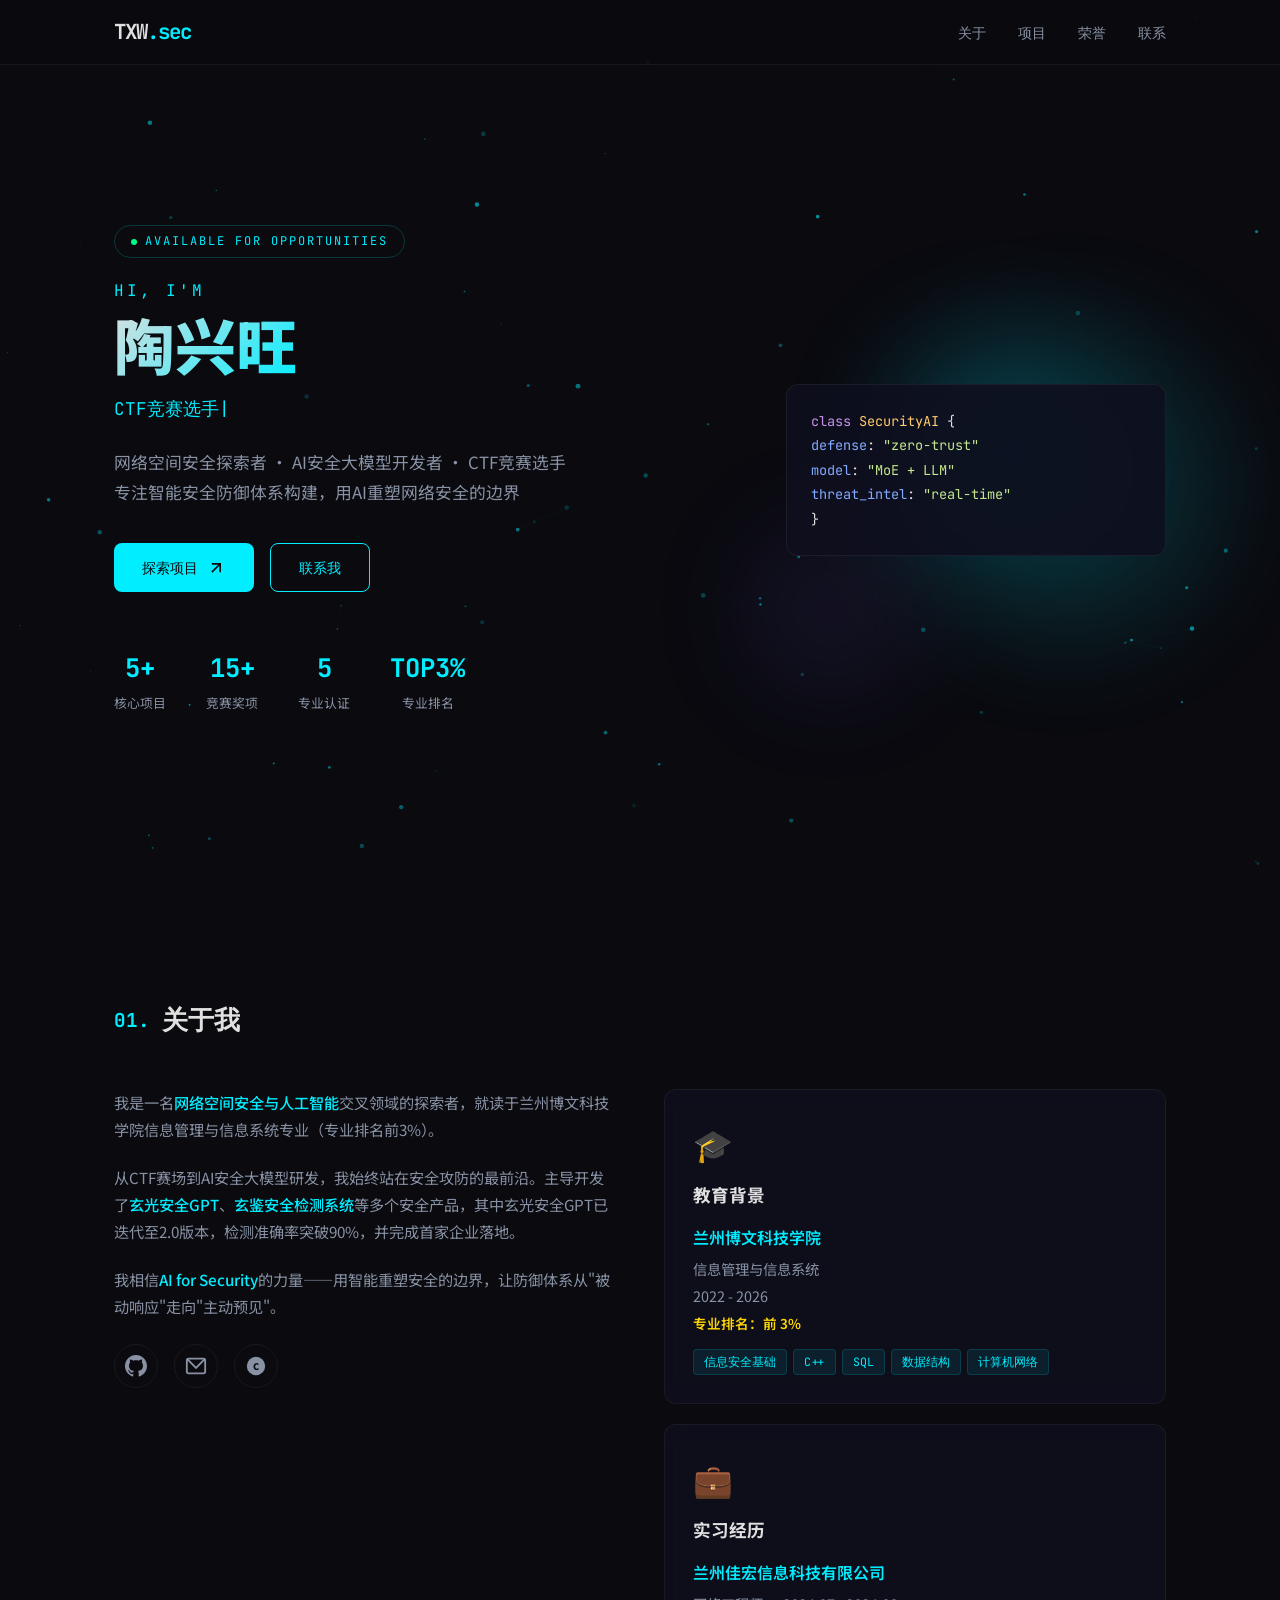
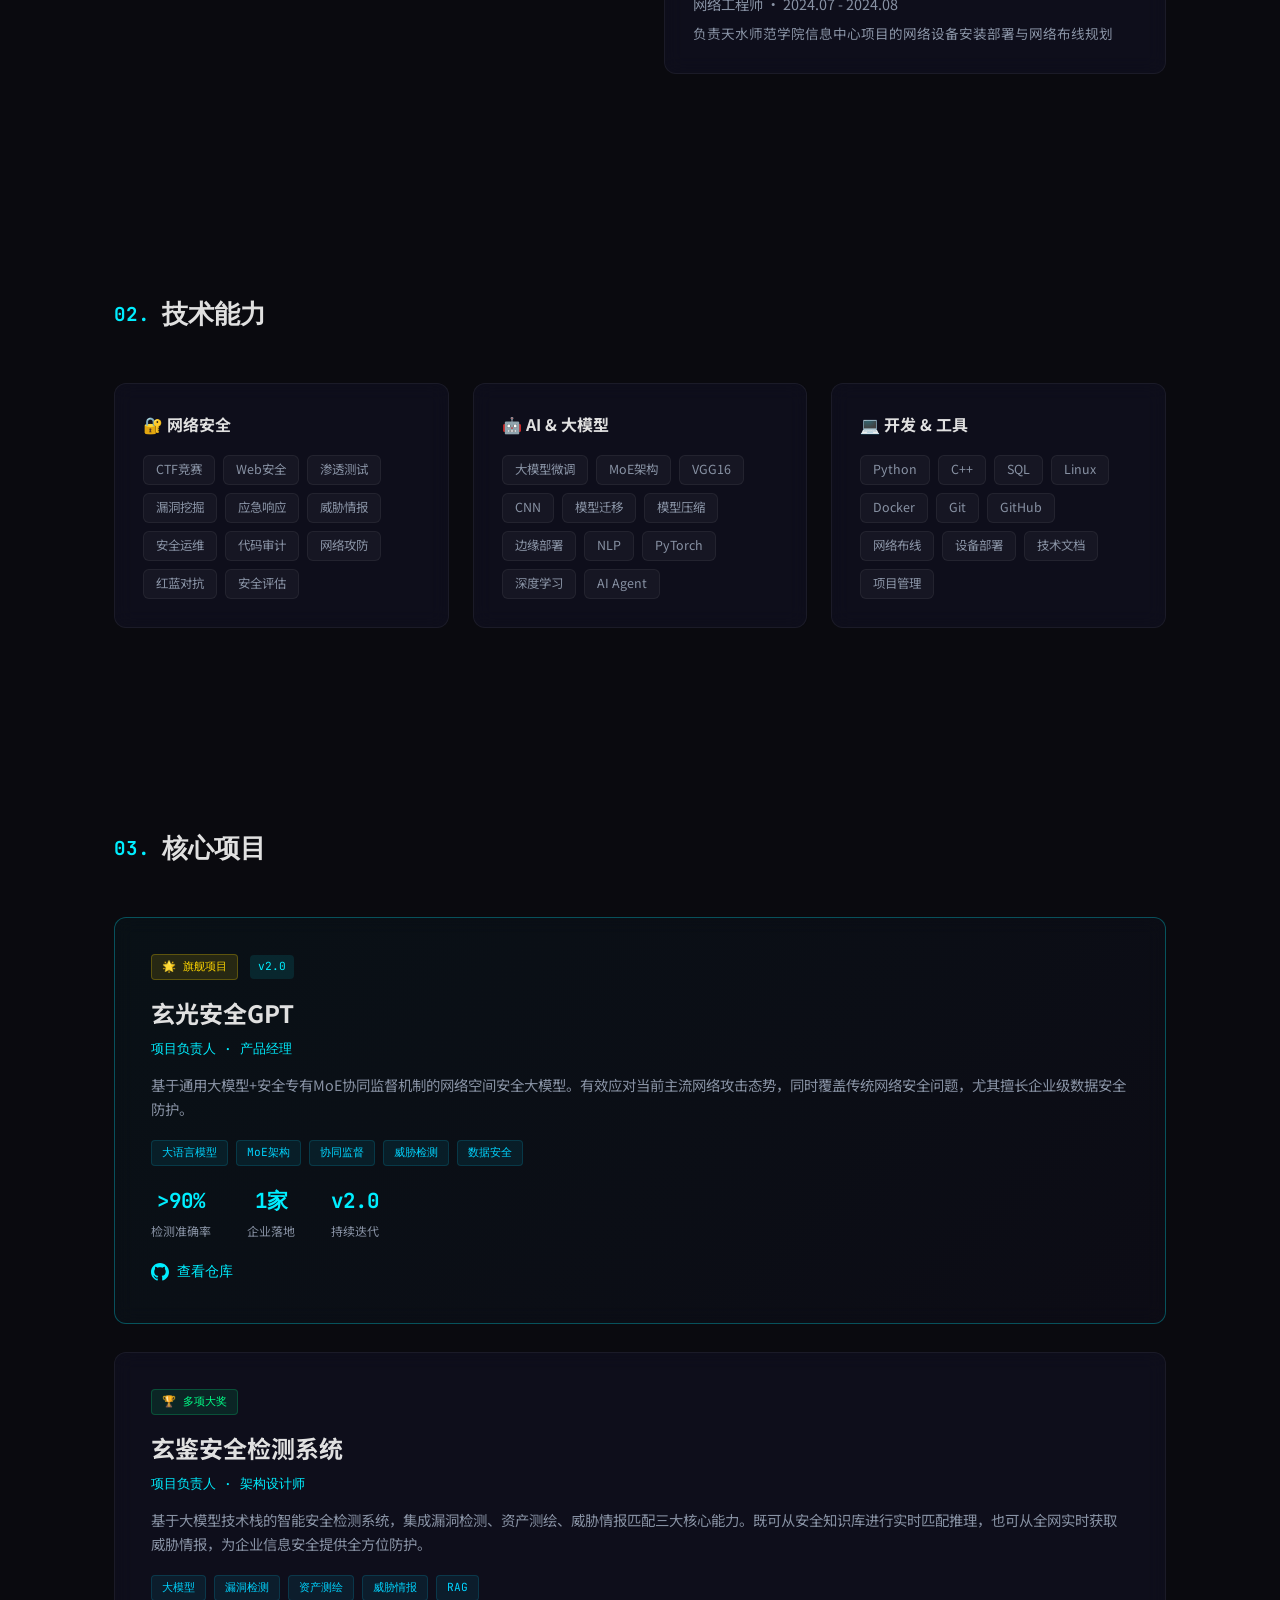
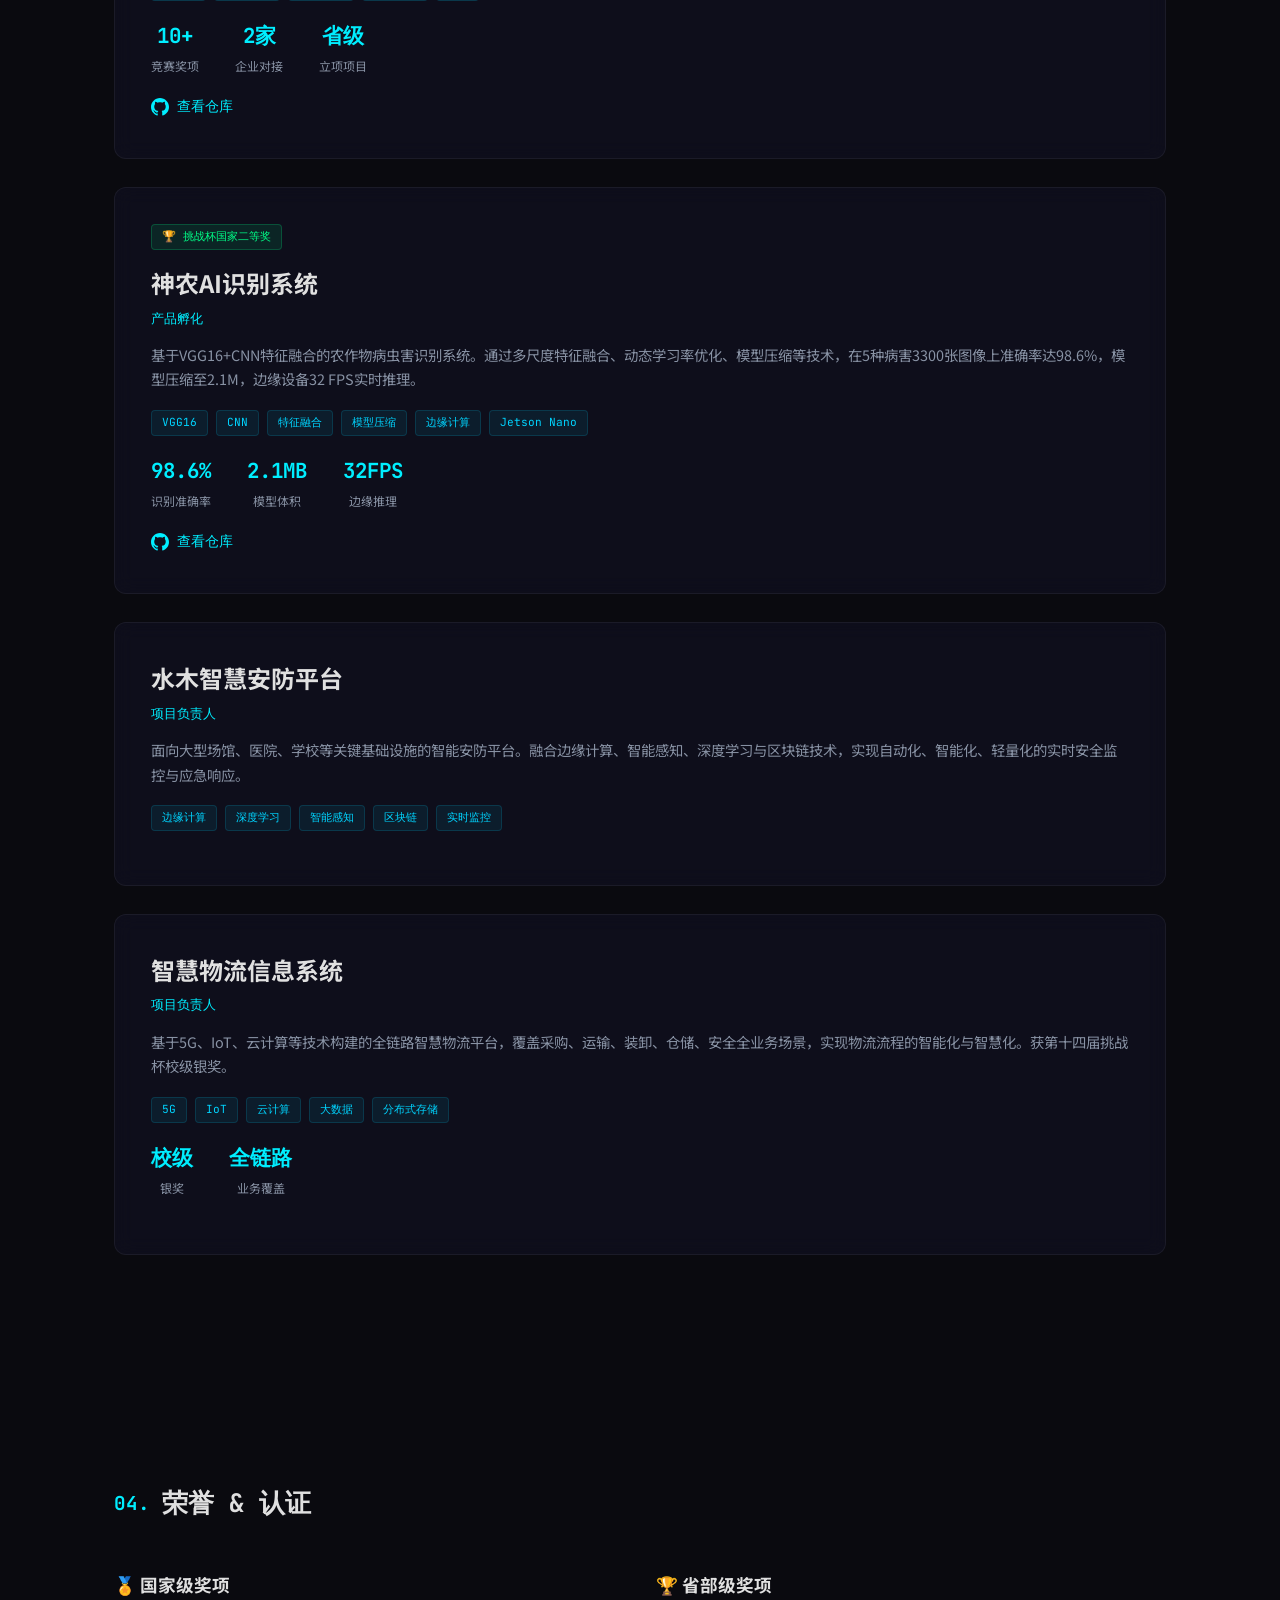
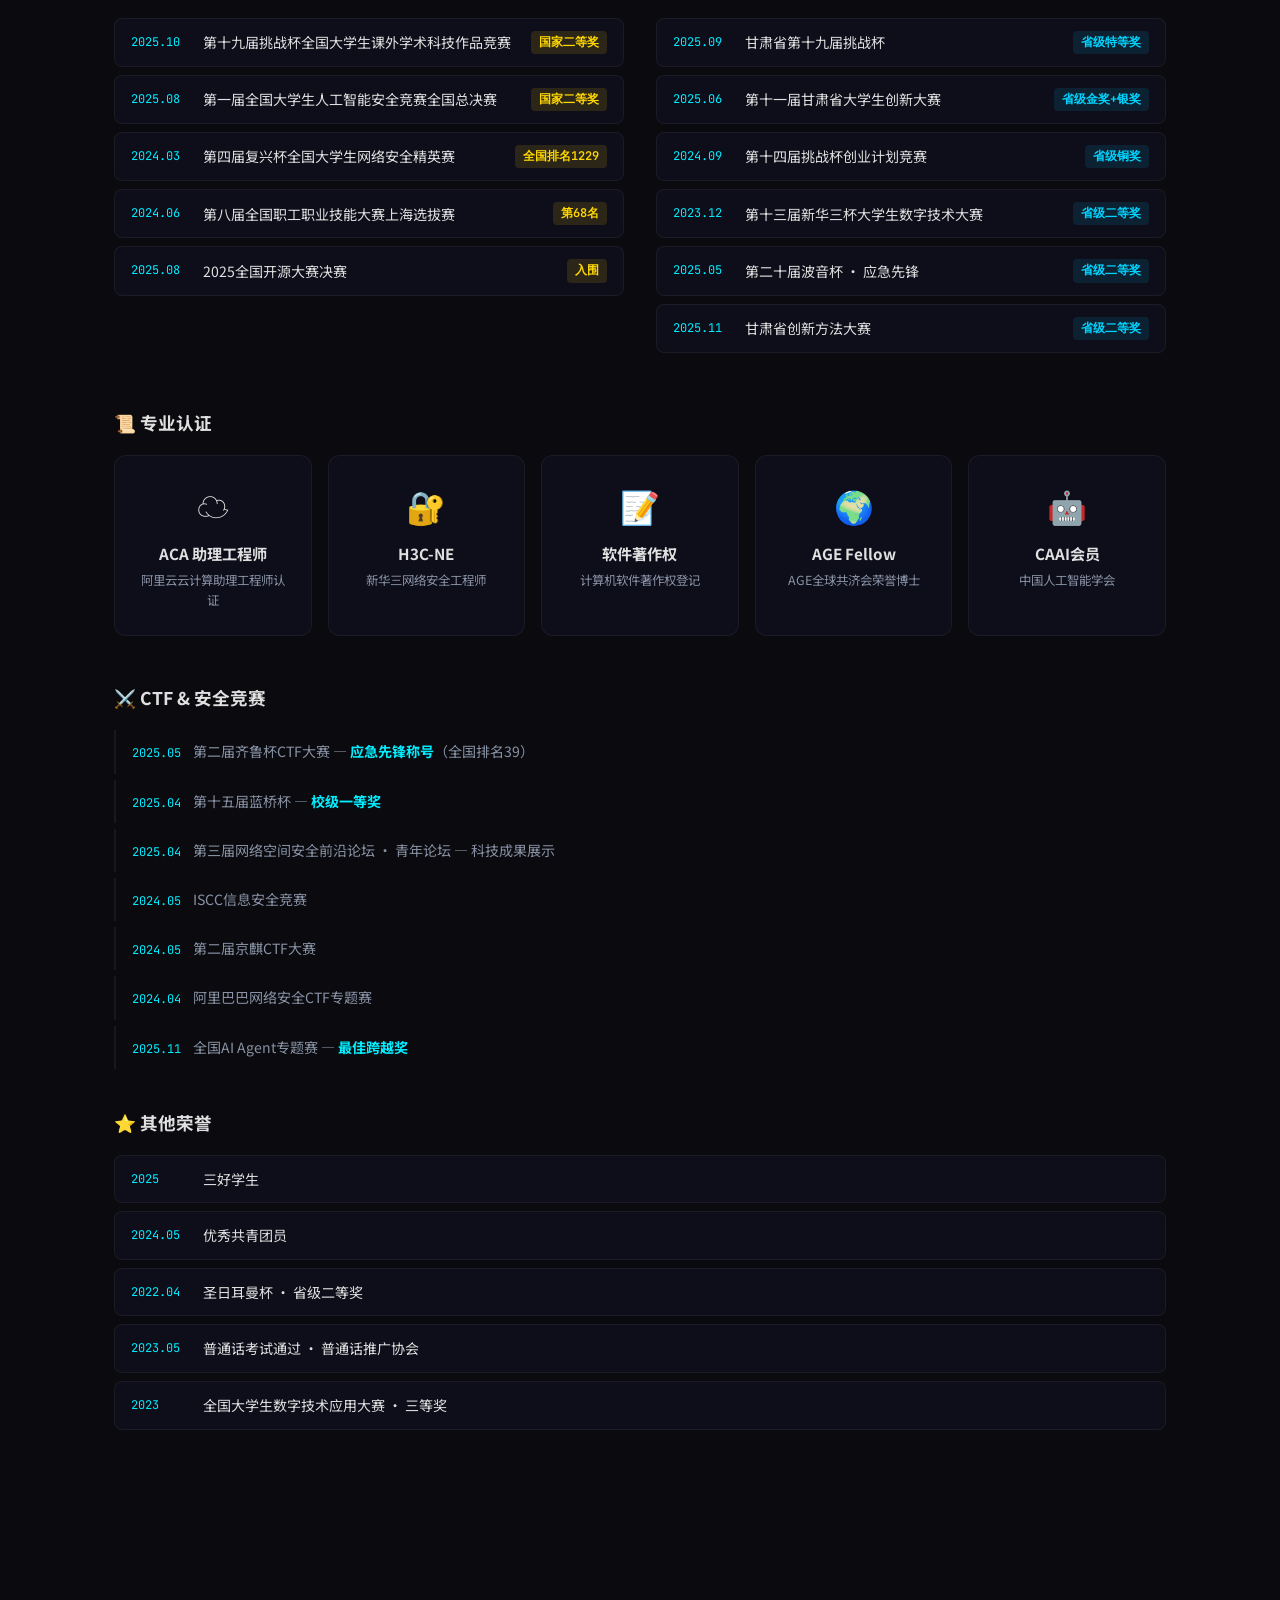
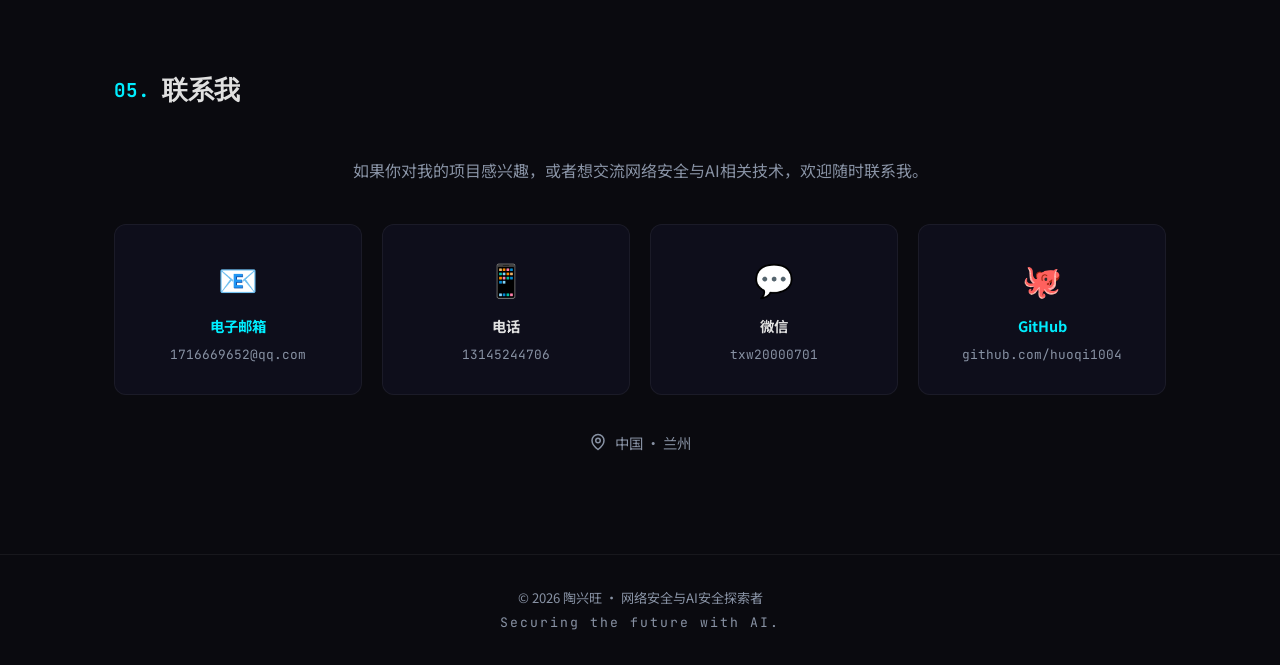
<file: index.html>
﻿<!DOCTYPE html>
<html lang="zh-CN">
<head>
  <meta charset="UTF-8">
  <meta name="viewport" content="width=device-width, initial-scale=1.0">
  <meta name="description" content="陶兴旺 - 网络安全与AI安全工程师 | 个人博客">
  <title>陶兴旺 | 网络安全 · AI安全</title>
  <link rel="stylesheet" href="css/style.css">
  <link rel="preconnect" href="https://fonts.googleapis.com">
  <link rel="stylesheet" href="https://fonts.googleapis.com/css2?family=JetBrains+Mono:wght@400;700&family=Noto+Sans+SC:wght@300;400;500;700;900&display=swap">
</head>
<body>
  <canvas id="particle-canvas"></canvas>

  <nav class="navbar">
    <div class="nav-container">
      <a href="#hero" class="nav-logo">TXW<span class="accent">.sec</span></a>
      <ul class="nav-links">
        <li><a href="#about">关于</a></li>
        <li><a href="#projects">项目</a></li>
        <li><a href="#awards">荣誉</a></li>
        <li><a href="#contact">联系</a></li>
      </ul>
      <button class="mobile-toggle" aria-label="菜单"><span></span><span></span><span></span></button>
    </div>
  </nav>

  <section id="hero" class="hero">
    <div class="hero-content">
      <div class="hero-badge"><span class="badge-dot"></span> AVAILABLE FOR OPPORTUNITIES</div>
      <h1 class="hero-name">
        <span class="greeting">Hi, I'm</span>
        <span class="name">陶兴旺</span>
      </h1>
      <div class="hero-title"><span class="typing-text"></span><span class="cursor">|</span></div>
      <p class="hero-desc">网络空间安全探索者 · AI安全大模型开发者 · CTF竞赛选手<br>专注智能安全防御体系构建，用AI重塑网络安全的边界</p>
      <div class="hero-actions">
        <a href="#projects" class="btn btn-primary"><span>探索项目</span><svg width="20" height="20" viewBox="0 0 24 24" fill="none" stroke="currentColor" stroke-width="2"><path d="M7 17l9.2-9.2M17 17V7H7"/></svg></a>
        <a href="#contact" class="btn btn-outline">联系我</a>
      </div>
      <div class="hero-stats">
        <div class="stat"><span class="stat-num">5+</span><span class="stat-label">核心项目</span></div>
        <div class="stat"><span class="stat-num">15+</span><span class="stat-label">竞赛奖项</span></div>
        <div class="stat"><span class="stat-num">5</span><span class="stat-label">专业认证</span></div>
        <div class="stat"><span class="stat-num">TOP3%</span><span class="stat-label">专业排名</span></div>
      </div>
    </div>
    <div class="hero-visual">
      <div class="glow-orb orb-1"></div><div class="glow-orb orb-2"></div><div class="glow-orb orb-3"></div>
      <div class="code-snippet">
        <div class="line"><span class="keyword">class</span> <span class="class-name">SecurityAI</span> {</div>
        <div class="line">  <span class="prop">defense</span>: <span class="string">"zero-trust"</span></div>
        <div class="line">  <span class="prop">model</span>: <span class="string">"MoE + LLM"</span></div>
        <div class="line">  <span class="prop">threat_intel</span>: <span class="string">"real-time"</span></div>
        <div class="line">}</div>
      </div>
    </div>
  </section>

  <section id="about" class="about section">
    <div class="container">
      <h2 class="section-title"><span class="num">01.</span> 关于我</h2>
      <div class="about-grid">
        <div class="about-text">
          <p>我是一名<span class="highlight">网络空间安全与人工智能</span>交叉领域的探索者，就读于兰州博文科技学院信息管理与信息系统专业（专业排名前3%）。</p>
          <p>从CTF赛场到AI安全大模型研发，我始终站在安全攻防的最前沿。主导开发了<span class="highlight">玄光安全GPT</span>、<span class="highlight">玄鉴安全检测系统</span>等多个安全产品，其中玄光安全GPT已迭代至2.0版本，检测准确率突破90%，并完成首家企业落地。</p>
          <p>我相信<span class="highlight">AI for Security</span>的力量——用智能重塑安全的边界，让防御体系从"被动响应"走向"主动预见"。</p>
          <div class="about-links">
            <a href="https://github.com/huoqi1004" target="_blank" class="social-link"><svg width="22" height="22" viewBox="0 0 24 24" fill="currentColor"><path d="M12 0C5.37 0 0 5.37 0 12c0 5.3 3.438 9.8 8.205 11.385.6.113.82-.258.82-.577 0-.285-.01-1.04-.015-2.04-3.338.724-4.042-1.61-4.042-1.61-.546-1.385-1.335-1.755-1.335-1.755-1.087-.744.084-.729.084-.729 1.205.084 1.838 1.236 1.838 1.236 1.07 1.835 2.809 1.305 3.495.998.108-.776.417-1.305.76-1.605-2.665-.3-5.466-1.332-5.466-5.93 0-1.31.465-2.38 1.235-3.22-.135-.303-.54-1.523.105-3.176 0 0 1.005-.322 3.3 1.23.96-.267 1.98-.399 3-.405 1.02.006 2.04.138 3 .405 2.28-1.552 3.285-1.23 3.285-1.23.645 1.653.24 2.873.12 3.176.765.84 1.23 1.91 1.23 3.22 0 4.61-2.805 5.625-5.475 5.92.42.36.81 1.096.81 2.22 0 1.605-.015 2.896-.015 3.286 0 .315.21.69.825.57C20.565 21.795 24 17.295 24 12 24 5.37 18.63 0 12 0z"/></svg></a>
            <a href="mailto:1716669652@qq.com" class="social-link"><svg width="22" height="22" viewBox="0 0 24 24" fill="none" stroke="currentColor" stroke-width="2"><rect x="2" y="4" width="20" height="16" rx="2"/><path d="M22 4L12 14 2 4"/></svg></a>
            <a href="#" class="social-link"><svg width="22" height="22" viewBox="0 0 24 24" fill="currentColor"><circle cx="12" cy="12" r="10"/><text x="12" y="16" text-anchor="middle" font-size="10" fill="#0a0a0f" font-weight="900">C</text></svg></a>
          </div>
        </div>
        <div class="about-edu">
          <div class="edu-card">
            <div class="edu-icon">🎓</div>
            <h3>教育背景</h3>
            <div class="edu-info">
              <p class="edu-school">兰州博文科技学院</p>
              <p class="edu-major">信息管理与信息系统</p>
              <p class="edu-year">2022 - 2026</p>
              <p class="edu-rank">专业排名：前 3%</p>
            </div>
            <div class="edu-courses"><span>信息安全基础</span><span>C++</span><span>SQL</span><span>数据结构</span><span>计算机网络</span></div>
          </div>
          <div class="edu-card">
            <div class="edu-icon">💼</div>
            <h3>实习经历</h3>
            <div class="edu-info">
              <p class="edu-school">兰州佳宏信息科技有限公司</p>
              <p class="edu-major">网络工程师 · 2024.07 - 2024.08</p>
              <p class="edu-desc">负责天水师范学院信息中心项目的网络设备安装部署与网络布线规划</p>
            </div>
          </div>
        </div>
      </div>
    </div>
  </section>

  <section id="skills" class="skills section">
    <div class="container">
      <h2 class="section-title"><span class="num">02.</span> 技术能力</h2>
      <div class="skills-grid">
        <div class="skill-category">
          <h3>🔐 网络安全</h3>
          <div class="skill-tags">
            <span>CTF竞赛</span><span>Web安全</span><span>渗透测试</span><span>漏洞挖掘</span>
            <span>应急响应</span><span>威胁情报</span><span>安全运维</span><span>代码审计</span>
            <span>网络攻防</span><span>红蓝对抗</span><span>安全评估</span>
          </div>
        </div>
        <div class="skill-category">
          <h3>🤖 AI & 大模型</h3>
          <div class="skill-tags">
            <span>大模型微调</span><span>MoE架构</span><span>VGG16</span><span>CNN</span>
            <span>模型迁移</span><span>模型压缩</span><span>边缘部署</span><span>NLP</span>
            <span>PyTorch</span><span>深度学习</span><span>AI Agent</span>
          </div>
        </div>
        <div class="skill-category">
          <h3>💻 开发 & 工具</h3>
          <div class="skill-tags">
            <span>Python</span><span>C++</span><span>SQL</span><span>Linux</span>
            <span>Docker</span><span>Git</span><span>GitHub</span><span>网络布线</span>
            <span>设备部署</span><span>技术文档</span><span>项目管理</span>
          </div>
        </div>
      </div>
    </div>
  </section>

  <section id="projects" class="projects section">
    <div class="container">
      <h2 class="section-title"><span class="num">03.</span> 核心项目</h2>

      <div class="project-card featured">
        <div class="project-header"><span class="project-tag tag-featured">🌟 旗舰项目</span><span class="project-version">v2.0</span></div>
        <h3 class="project-name">玄光安全GPT</h3>
        <p class="project-role">项目负责人 · 产品经理</p>
        <p class="project-desc">基于通用大模型+安全专有MoE协同监督机制的网络空间安全大模型。有效应对当前主流网络攻击态势，同时覆盖传统网络安全问题，尤其擅长企业级数据安全防护。</p>
        <div class="project-tech"><span>大语言模型</span><span>MoE架构</span><span>协同监督</span><span>威胁检测</span><span>数据安全</span></div>
        <div class="project-metrics">
          <div class="metric"><span class="metric-val">>90%</span><span>检测准确率</span></div>
          <div class="metric"><span class="metric-val">1家</span><span>企业落地</span></div>
          <div class="metric"><span class="metric-val">v2.0</span><span>持续迭代</span></div>
        </div>
        <a href="https://github.com/huoqi1004/XuanGuang-GPT-" target="_blank" class="project-link"><svg width="18" height="18" viewBox="0 0 24 24" fill="currentColor"><path d="M12 0C5.37 0 0 5.37 0 12c0 5.3 3.438 9.8 8.205 11.385.6.113.82-.258.82-.577 0-.285-.01-1.04-.015-2.04-3.338.724-4.042-1.61-4.042-1.61-.546-1.385-1.335-1.755-1.335-1.755-1.087-.744.084-.729.084-.729 1.205.084 1.838 1.236 1.838 1.236 1.07 1.835 2.809 1.305 3.495.998.108-.776.417-1.305.76-1.605-2.665-.3-5.466-1.332-5.466-5.93 0-1.31.465-2.38 1.235-3.22-.135-.303-.54-1.523.105-3.176 0 0 1.005-.322 3.3 1.23.96-.267 1.98-.399 3-.405 1.02.006 2.04.138 3 .405 2.28-1.552 3.285-1.23 3.285-1.23.645 1.653.24 2.873.12 3.176.765.84 1.23 1.91 1.23 3.22 0 4.61-2.805 5.625-5.475 5.92.42.36.81 1.096.81 2.22 0 1.605-.015 2.896-.015 3.286 0 .315.21.69.825.57C20.565 21.795 24 17.295 24 12 24 5.37 18.63 0 12 0z"/></svg> 查看仓库</a>
      </div>

      <div class="project-card">
        <div class="project-header"><span class="project-tag tag-award">🏆 多项大奖</span></div>
        <h3 class="project-name">玄鉴安全检测系统</h3>
        <p class="project-role">项目负责人 · 架构设计师</p>
        <p class="project-desc">基于大模型技术栈的智能安全检测系统，集成漏洞检测、资产测绘、威胁情报匹配三大核心能力。既可从安全知识库进行实时匹配推理，也可从全网实时获取威胁情报，为企业信息安全提供全方位防护。</p>
        <div class="project-tech"><span>大模型</span><span>漏洞检测</span><span>资产测绘</span><span>威胁情报</span><span>RAG</span></div>
        <div class="project-metrics">
          <div class="metric"><span class="metric-val">10+</span><span>竞赛奖项</span></div>
          <div class="metric"><span class="metric-val">2家</span><span>企业对接</span></div>
          <div class="metric"><span class="metric-val">省级</span><span>立项项目</span></div>
        </div>
        <a href="https://github.com/youngestar/System.git" target="_blank" class="project-link"><svg width="18" height="18" viewBox="0 0 24 24" fill="currentColor"><path d="M12 0C5.37 0 0 5.37 0 12c0 5.3 3.438 9.8 8.205 11.385.6.113.82-.258.82-.577 0-.285-.01-1.04-.015-2.04-3.338.724-4.042-1.61-4.042-1.61-.546-1.385-1.335-1.755-1.335-1.755-1.087-.744.084-.729.084-.729 1.205.084 1.838 1.236 1.838 1.236 1.07 1.835 2.809 1.305 3.495.998.108-.776.417-1.305.76-1.605-2.665-.3-5.466-1.332-5.466-5.93 0-1.31.465-2.38 1.235-3.22-.135-.303-.54-1.523.105-3.176 0 0 1.005-.322 3.3 1.23.96-.267 1.98-.399 3-.405 1.02.006 2.04.138 3 .405 2.28-1.552 3.285-1.23 3.285-1.23.645 1.653.24 2.873.12 3.176.765.84 1.23 1.91 1.23 3.22 0 4.61-2.805 5.625-5.475 5.92.42.36.81 1.096.81 2.22 0 1.605-.015 2.896-.015 3.286 0 .315.21.69.825.57C20.565 21.795 24 17.295 24 12 24 5.37 18.63 0 12 0z"/></svg> 查看仓库</a>
      </div>

      <div class="project-card">
        <div class="project-header"><span class="project-tag tag-award">🏆 挑战杯国家二等奖</span></div>
        <h3 class="project-name">神农AI识别系统</h3>
        <p class="project-role">产品孵化</p>
        <p class="project-desc">基于VGG16+CNN特征融合的农作物病虫害识别系统。通过多尺度特征融合、动态学习率优化、模型压缩等技术，在5种病害3300张图像上准确率达98.6%，模型压缩至2.1M，边缘设备32 FPS实时推理。</p>
        <div class="project-tech"><span>VGG16</span><span>CNN</span><span>特征融合</span><span>模型压缩</span><span>边缘计算</span><span>Jetson Nano</span></div>
        <div class="project-metrics">
          <div class="metric"><span class="metric-val">98.6%</span><span>识别准确率</span></div>
          <div class="metric"><span class="metric-val">2.1MB</span><span>模型体积</span></div>
          <div class="metric"><span class="metric-val">32FPS</span><span>边缘推理</span></div>
        </div>
        <a href="https://github.com/AAAkater/VGG.git" target="_blank" class="project-link"><svg width="18" height="18" viewBox="0 0 24 24" fill="currentColor"><path d="M12 0C5.37 0 0 5.37 0 12c0 5.3 3.438 9.8 8.205 11.385.6.113.82-.258.82-.577 0-.285-.01-1.04-.015-2.04-3.338.724-4.042-1.61-4.042-1.61-.546-1.385-1.335-1.755-1.335-1.755-1.087-.744.084-.729.084-.729 1.205.084 1.838 1.236 1.838 1.236 1.07 1.835 2.809 1.305 3.495.998.108-.776.417-1.305.76-1.605-2.665-.3-5.466-1.332-5.466-5.93 0-1.31.465-2.38 1.235-3.22-.135-.303-.54-1.523.105-3.176 0 0 1.005-.322 3.3 1.23.96-.267 1.98-.399 3-.405 1.02.006 2.04.138 3 .405 2.28-1.552 3.285-1.23 3.285-1.23.645 1.653.24 2.873.12 3.176.765.84 1.23 1.91 1.23 3.22 0 4.61-2.805 5.625-5.475 5.92.42.36.81 1.096.81 2.22 0 1.605-.015 2.896-.015 3.286 0 .315.21.69.825.57C20.565 21.795 24 17.295 24 12 24 5.37 18.63 0 12 0z"/></svg> 查看仓库</a>
      </div>

      <div class="project-card">
        <h3 class="project-name">水木智慧安防平台</h3>
        <p class="project-role">项目负责人</p>
        <p class="project-desc">面向大型场馆、医院、学校等关键基础设施的智能安防平台。融合边缘计算、智能感知、深度学习与区块链技术，实现自动化、智能化、轻量化的实时安全监控与应急响应。</p>
        <div class="project-tech"><span>边缘计算</span><span>深度学习</span><span>智能感知</span><span>区块链</span><span>实时监控</span></div>
      </div>

      <div class="project-card">
        <h3 class="project-name">智慧物流信息系统</h3>
        <p class="project-role">项目负责人</p>
        <p class="project-desc">基于5G、IoT、云计算等技术构建的全链路智慧物流平台，覆盖采购、运输、装卸、仓储、安全全业务场景，实现物流流程的智能化与智慧化。获第十四届挑战杯校级银奖。</p>
        <div class="project-tech"><span>5G</span><span>IoT</span><span>云计算</span><span>大数据</span><span>分布式存储</span></div>
        <div class="project-metrics">
          <div class="metric"><span class="metric-val">校级</span><span>银奖</span></div>
          <div class="metric"><span class="metric-val">全链路</span><span>业务覆盖</span></div>
        </div>
      </div>
    </div>
  </section>

  <section id="awards" class="awards section">
    <div class="container">
      <h2 class="section-title"><span class="num">04.</span> 荣誉 & 认证</h2>
      <div class="awards-grid">
        <div class="award-level">
          <h3 class="award-level-title">🏅 国家级奖项</h3>
          <ul class="award-list">
            <li><span class="award-year">2025.10</span><span class="award-name">第十九届挑战杯全国大学生课外学术科技作品竞赛</span><span class="award-grade grade-national">国家二等奖</span></li>
            <li><span class="award-year">2025.08</span><span class="award-name">第一届全国大学生人工智能安全竞赛全国总决赛</span><span class="award-grade grade-national">国家二等奖</span></li>
            <li><span class="award-year">2024.03</span><span class="award-name">第四届复兴杯全国大学生网络安全精英赛</span><span class="award-grade grade-national">全国排名1229</span></li>
            <li><span class="award-year">2024.06</span><span class="award-name">第八届全国职工职业技能大赛上海选拔赛</span><span class="award-grade grade-national">第68名</span></li>
            <li><span class="award-year">2025.08</span><span class="award-name">2025全国开源大赛决赛</span><span class="award-grade grade-national">入围</span></li>
          </ul>
        </div>
        <div class="award-level">
          <h3 class="award-level-title">🏆 省部级奖项</h3>
          <ul class="award-list">
            <li><span class="award-year">2025.09</span><span class="award-name">甘肃省第十九届挑战杯</span><span class="award-grade grade-provincial">省级特等奖</span></li>
            <li><span class="award-year">2025.06</span><span class="award-name">第十一届甘肃省大学生创新大赛</span><span class="award-grade grade-provincial">省级金奖+银奖</span></li>
            <li><span class="award-year">2024.09</span><span class="award-name">第十四届挑战杯创业计划竞赛</span><span class="award-grade grade-provincial">省级铜奖</span></li>
            <li><span class="award-year">2023.12</span><span class="award-name">第十三届新华三杯大学生数字技术大赛</span><span class="award-grade grade-provincial">省级二等奖</span></li>
            <li><span class="award-year">2025.05</span><span class="award-name">第二十届波音杯 · 应急先锋</span><span class="award-grade grade-provincial">省级二等奖</span></li>
            <li><span class="award-year">2025.11</span><span class="award-name">甘肃省创新方法大赛</span><span class="award-grade grade-provincial">省级二等奖</span></li>
          </ul>
        </div>
      </div>
      <div class="certs-section">
        <h3 class="award-level-title">📜 专业认证</h3>
        <div class="certs-grid">
          <div class="cert-card"><div class="cert-icon">☁️</div><h4>ACA 助理工程师</h4><p>阿里云云计算助理工程师认证</p></div>
          <div class="cert-card"><div class="cert-icon">🔐</div><h4>H3C-NE</h4><p>新华三网络安全工程师</p></div>
          <div class="cert-card"><div class="cert-icon">📝</div><h4>软件著作权</h4><p>计算机软件著作权登记</p></div>
          <div class="cert-card"><div class="cert-icon">🌍</div><h4>AGE Fellow</h4><p>AGE全球共济会荣誉博士</p></div>
          <div class="cert-card"><div class="cert-icon">🤖</div><h4>CAAI会员</h4><p>中国人工智能学会</p></div>
        </div>
      </div>
      <div class="ctf-section">
        <h3 class="award-level-title">⚔️ CTF & 安全竞赛</h3>
        <div class="ctf-timeline">
          <div class="ctf-item"><span class="ctf-date">2025.05</span><span>第二届齐鲁杯CTF大赛 — <strong>应急先锋称号</strong>（全国排名39）</span></div>
          <div class="ctf-item"><span class="ctf-date">2025.04</span><span>第十五届蓝桥杯 — <strong>校级一等奖</strong></span></div>
          <div class="ctf-item"><span class="ctf-date">2025.04</span><span>第三届网络空间安全前沿论坛 · 青年论坛 — 科技成果展示</span></div>
          <div class="ctf-item"><span class="ctf-date">2024.05</span><span>ISCC信息安全竞赛</span></div>
          <div class="ctf-item"><span class="ctf-date">2024.05</span><span>第二届京麒CTF大赛</span></div>
          <div class="ctf-item"><span class="ctf-date">2024.04</span><span>阿里巴巴网络安全CTF专题赛</span></div>
          <div class="ctf-item"><span class="ctf-date">2025.11</span><span>全国AI Agent专题赛 — <strong>最佳跨越奖</strong></span></div>
        </div>
      </div>
      <div class="honors-extra">
        <h3 class="award-level-title">⭐ 其他荣誉</h3>
        <ul class="award-list">
          <li><span class="award-year">2025</span>三好学生</li>
          <li><span class="award-year">2024.05</span>优秀共青团员</li>
          <li><span class="award-year">2022.04</span>圣日耳曼杯 · 省级二等奖</li>
          <li><span class="award-year">2023.05</span>普通话考试通过 · 普通话推广协会</li>
          <li><span class="award-year">2023</span>全国大学生数字技术应用大赛 · 三等奖</li>
        </ul>
      </div>
    </div>
  </section>

  <section id="contact" class="contact section">
    <div class="container">
      <h2 class="section-title"><span class="num">05.</span> 联系我</h2>
      <div class="contact-content">
        <p class="contact-intro">如果你对我的项目感兴趣，或者想交流网络安全与AI相关技术，欢迎随时联系我。</p>
        <div class="contact-cards">
          <a href="mailto:1716669652@qq.com" class="contact-card"><div class="contact-icon">📧</div><h4>电子邮箱</h4><p>1716669652@qq.com</p></a>
          <div class="contact-card"><div class="contact-icon">📱</div><h4>电话</h4><p>13145244706</p></div>
          <div class="contact-card"><div class="contact-icon">💬</div><h4>微信</h4><p>txw20000701</p></div>
          <a href="https://github.com/huoqi1004" target="_blank" class="contact-card"><div class="contact-icon">🐙</div><h4>GitHub</h4><p>github.com/huoqi1004</p></a>
        </div>
        <div class="contact-location"><svg width="18" height="18" viewBox="0 0 24 24" fill="none" stroke="currentColor" stroke-width="2"><circle cx="12" cy="10" r="3"/><path d="M12 2a8 8 0 0 0-8 8c0 6 8 12 8 12s8-6 8-12a8 8 0 0 0-8-8z"/></svg> 中国 · 兰州</div>
      </div>
    </div>
  </section>

  <footer class="footer">
    <div class="container">
      <p>© 2026 陶兴旺 · 网络安全与AI安全探索者</p>
      <p class="footer-tagline">Securing the future with AI.</p>
    </div>
  </footer>

  <script src="js/particles.js"></script>
  <script src="js/main.js"></script>
</body>
</html>
</file>
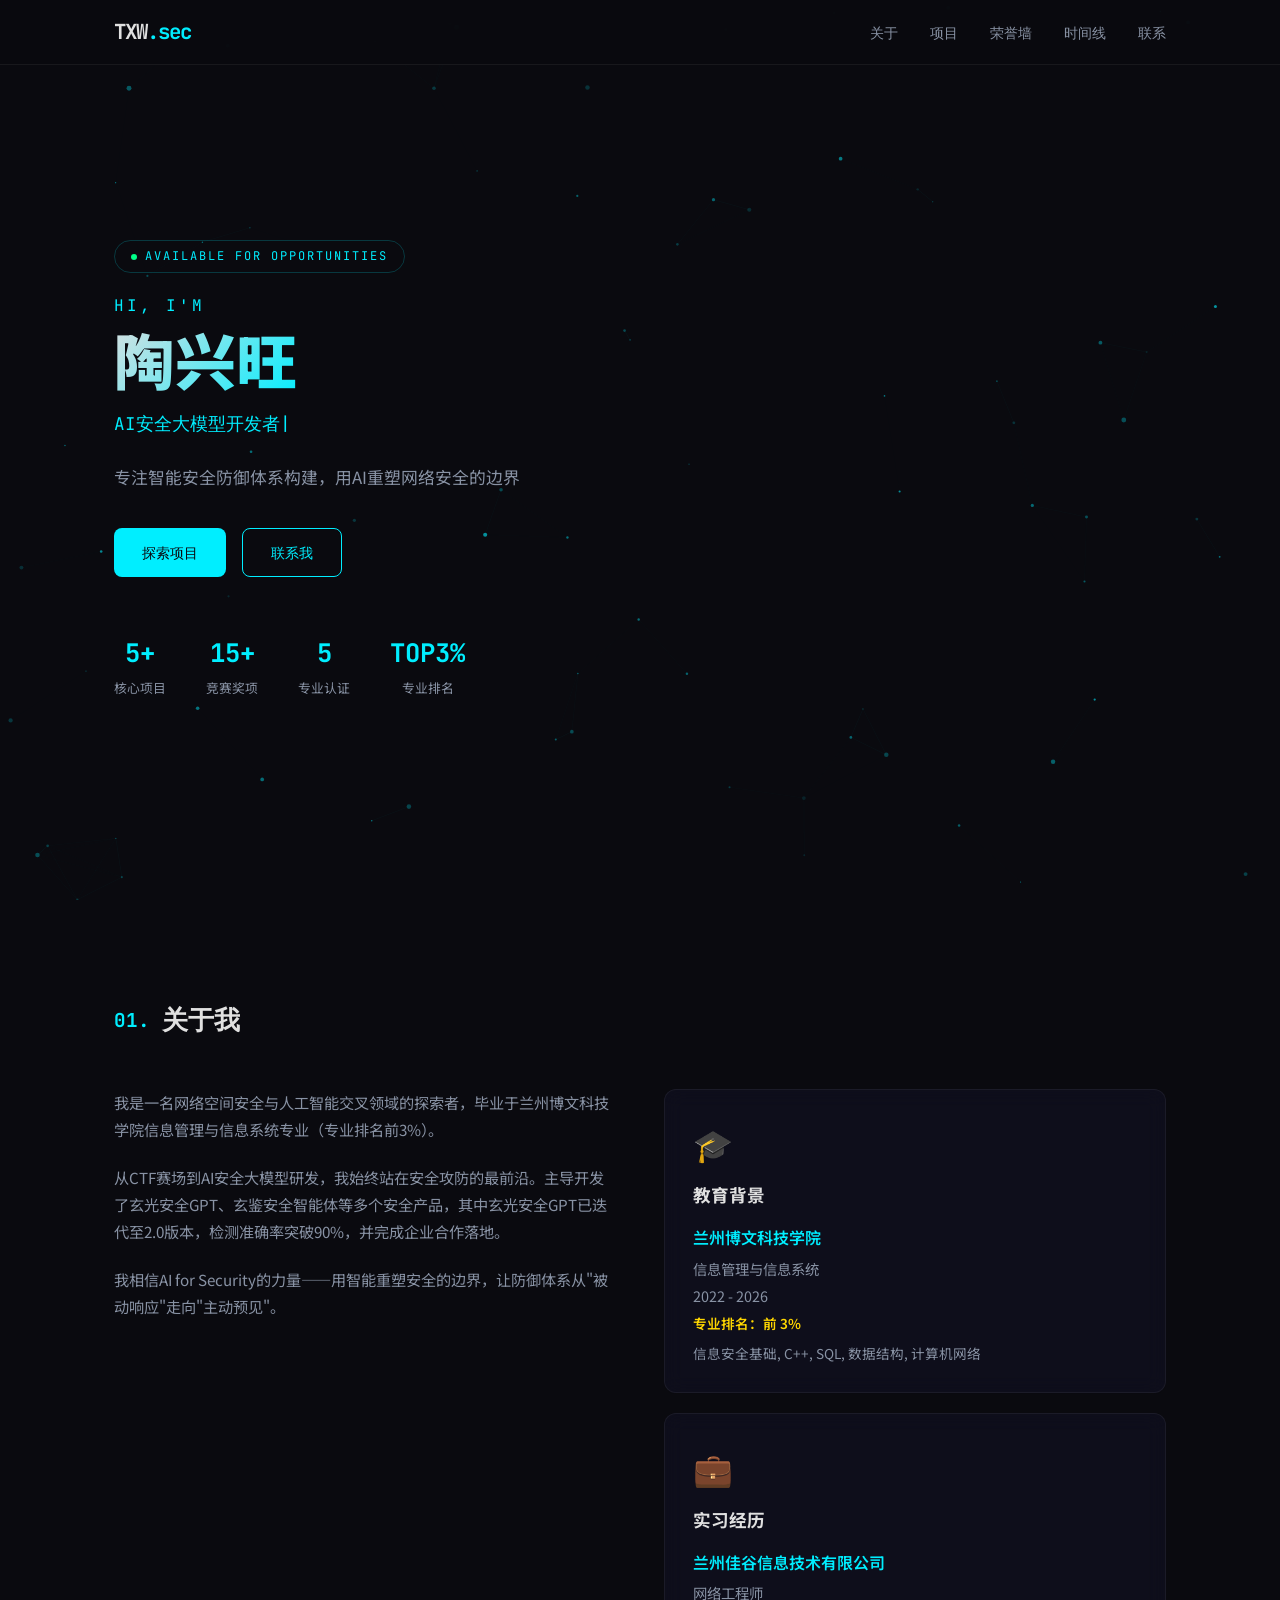
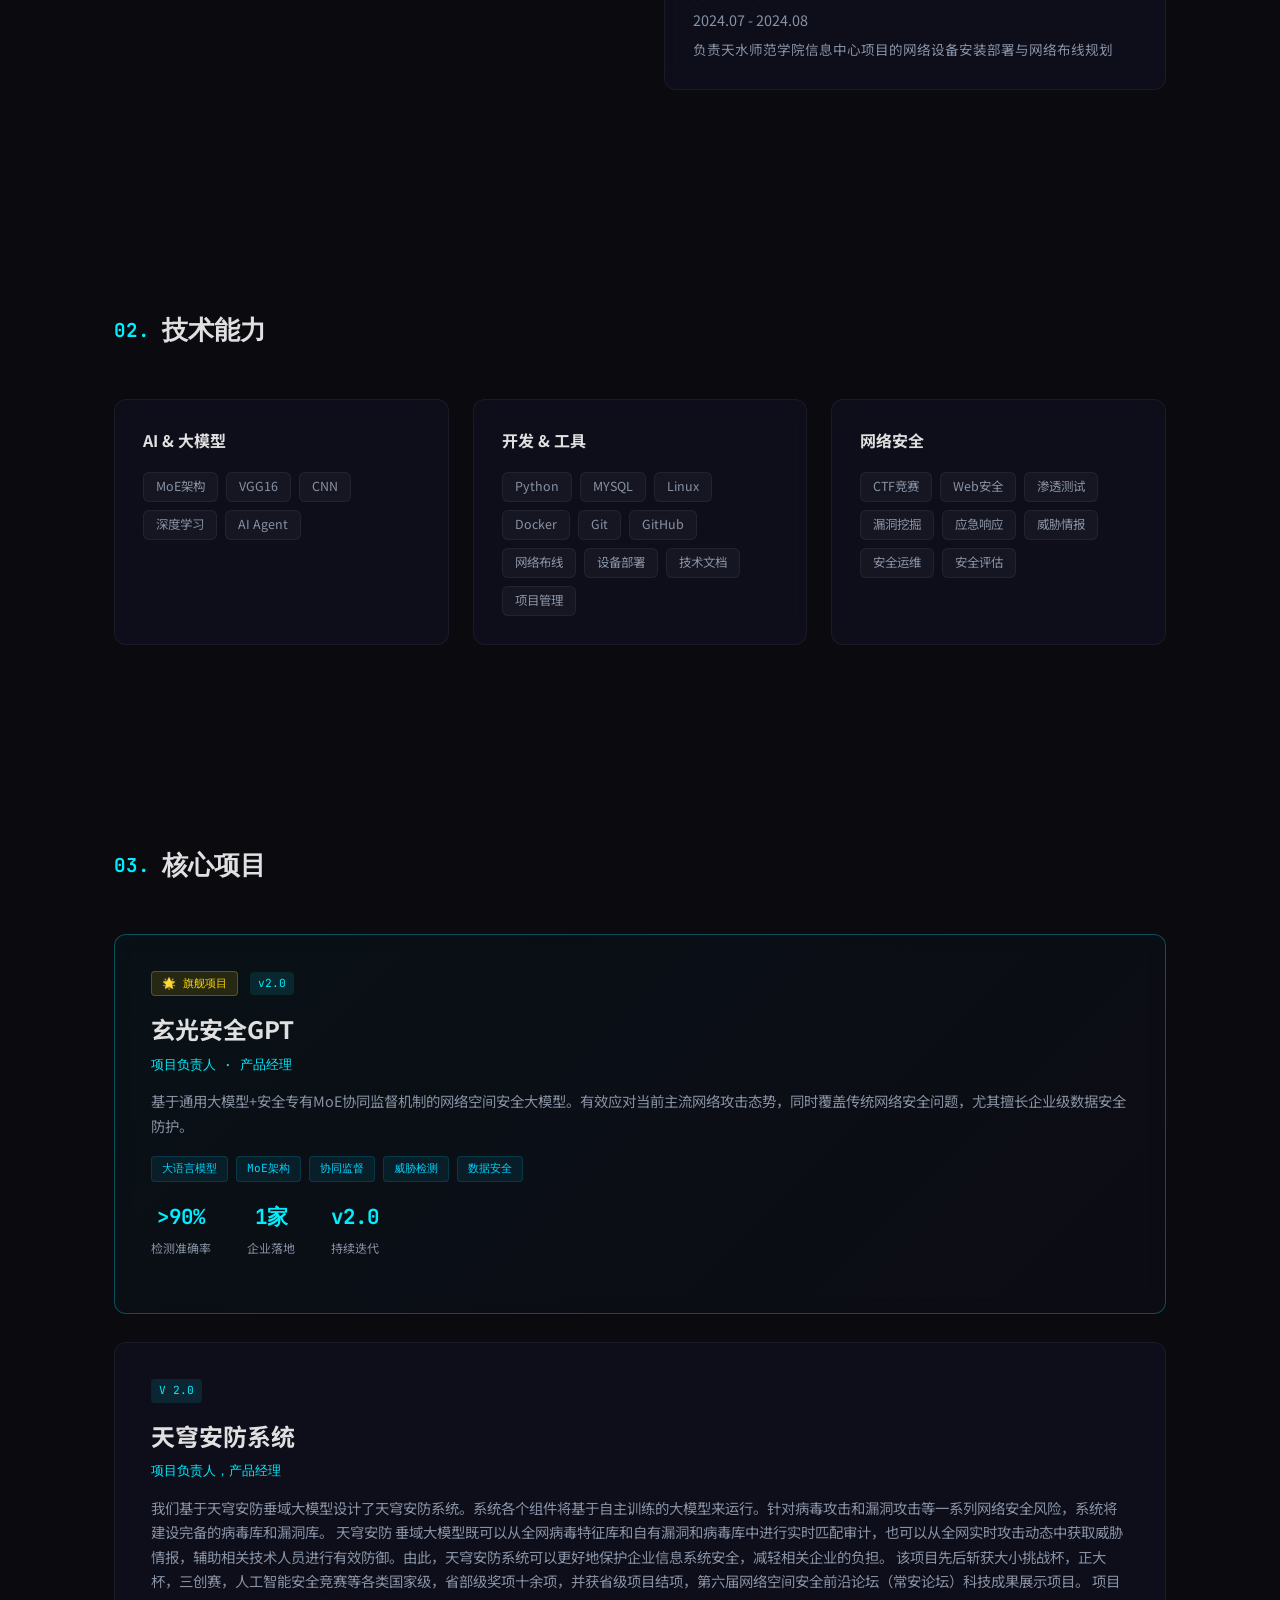
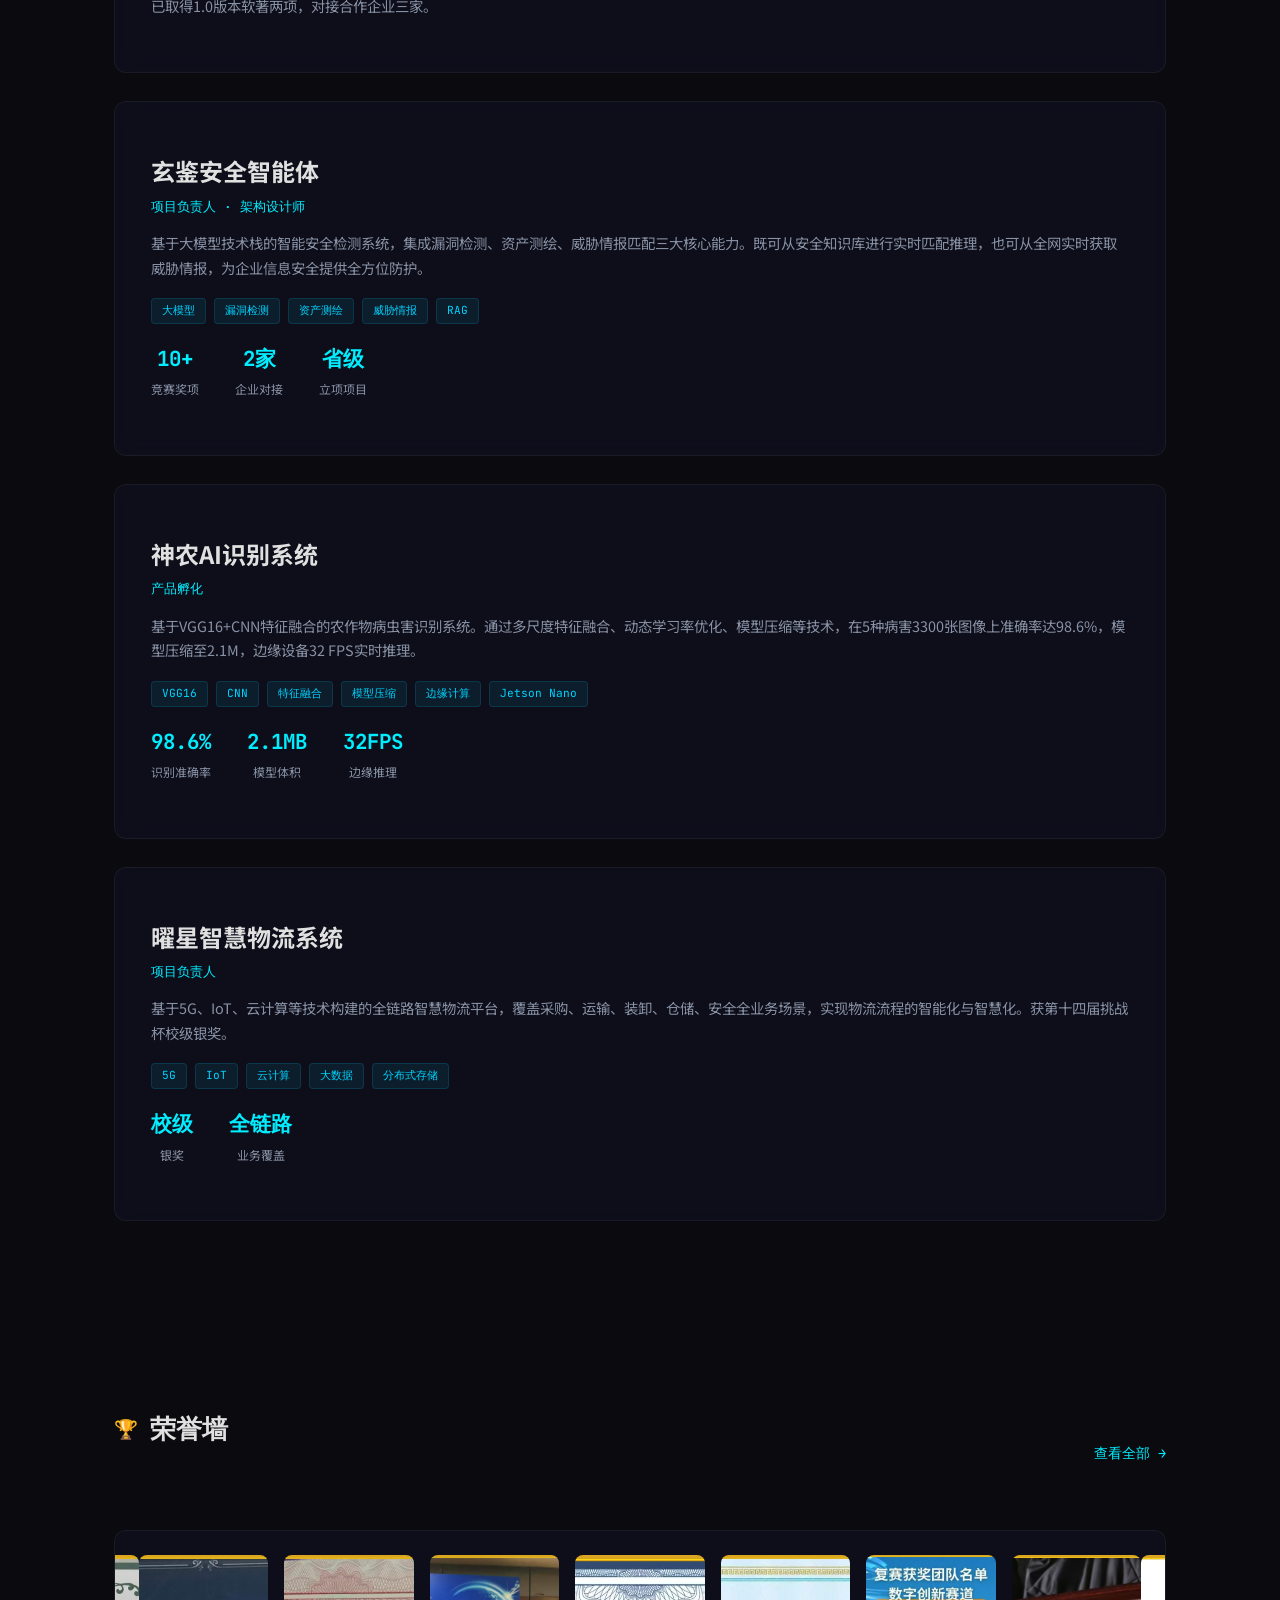
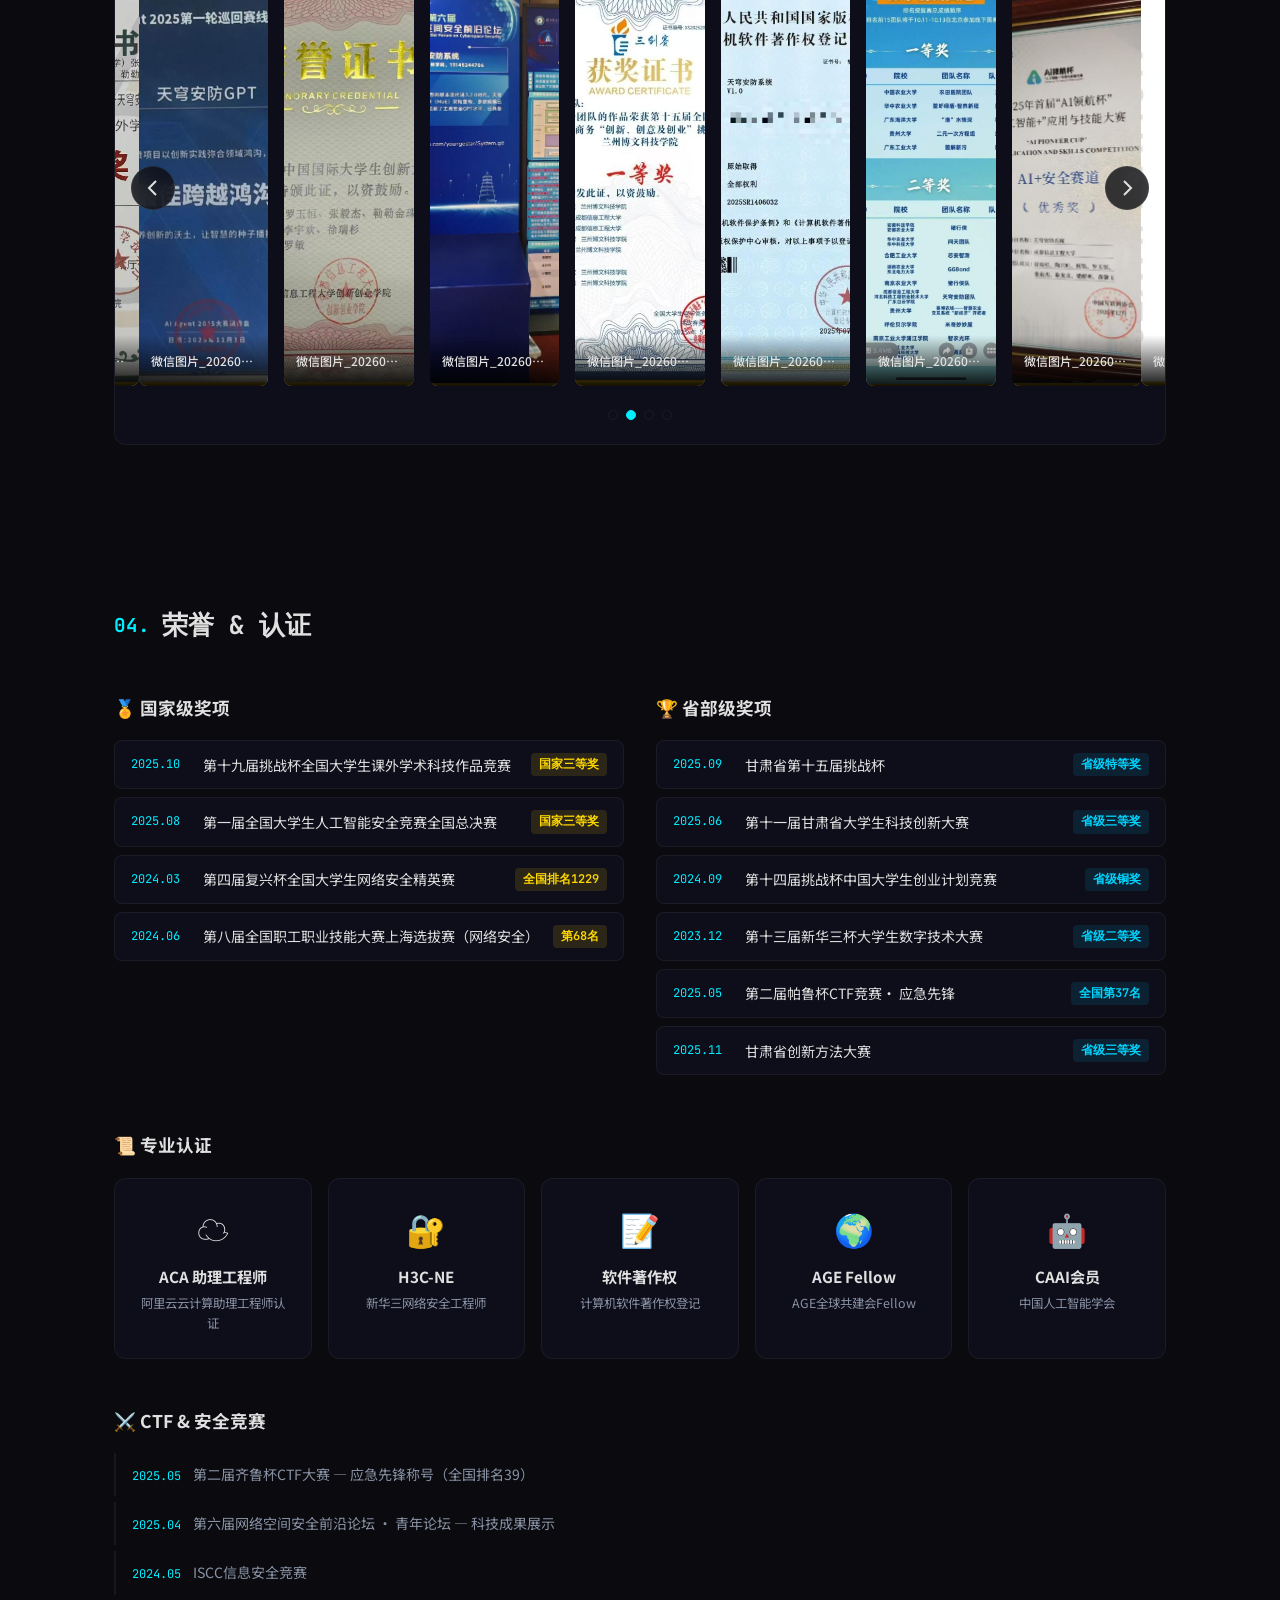
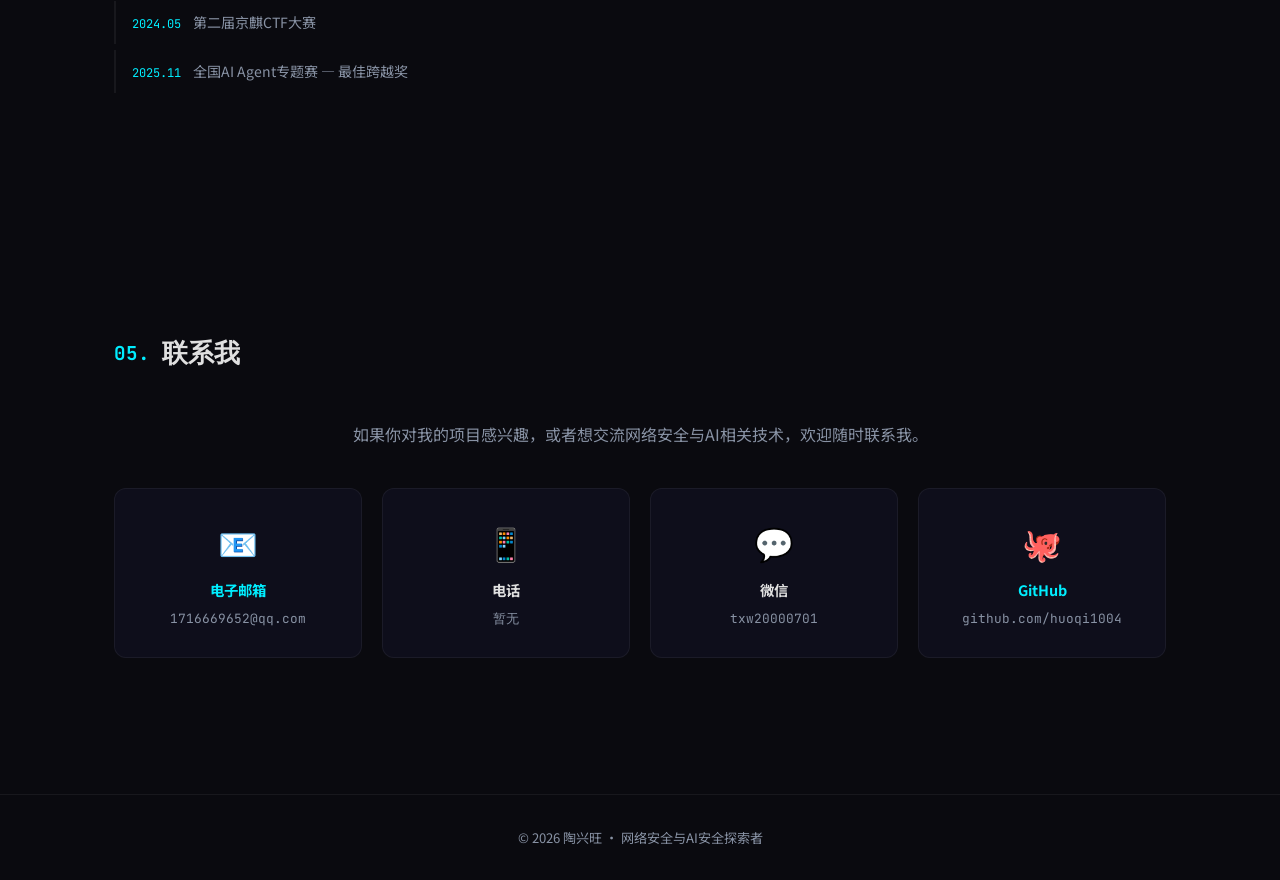
<file: docs/index.html>
<!DOCTYPE html>
<html lang="zh-CN">
<head>
  <meta charset="UTF-8">
  <meta name="viewport" content="width=device-width, initial-scale=1.0">
  <title>陶兴旺 | 网络安全 · AI安全</title>
  <link rel="stylesheet" href="static/css/style.css">
  <link rel="preconnect" href="https://fonts.googleapis.com">
  <link rel="stylesheet" href="https://fonts.googleapis.com/css2?family=JetBrains+Mono:wght@400;700&family=Noto+Sans+SC:wght@300;400;500;700;900&display=swap">
</head>
<body>
  <canvas id="particle-canvas"></canvas>
  <nav class="navbar">
    <div class="nav-container">
      <a href="index.html" class="nav-logo">TXW<span class="accent">.sec</span></a>
      <ul class="nav-links">
        <li><a href="#about">关于</a></li>
        <li><a href="#projects">项目</a></li>
        <li><a href="honors.html">荣誉墙</a></li>
        <li><a href="timeline.html">时间线</a></li>
        <li><a href="#contact">联系</a></li>
      </ul>
    </div>
  </nav>

  <section id="hero" class="hero">
    <div class="hero-content">
      <div class="hero-badge"><span class="badge-dot"></span> AVAILABLE FOR OPPORTUNITIES</div>
      <h1 class="hero-name">
        <span class="greeting">Hi, I'm</span>
        <span class="name" id="hero-name">陶兴旺</span>
      </h1>
      <div class="hero-title"><span class="typing-text"></span><span class="cursor">|</span></div>
      <p class="hero-desc" id="hero-desc"></p>
      <div class="hero-actions">
        <a href="#projects" class="btn btn-primary">探索项目</a>
        <a href="#contact" class="btn btn-outline">联系我</a>
      </div>
      <div class="hero-stats">
        <div class="stat"><span class="stat-num" id="stat-projects">0+</span><span class="stat-label">核心项目</span></div>
        <div class="stat"><span class="stat-num">15+</span><span class="stat-label">竞赛奖项</span></div>
        <div class="stat"><span class="stat-num" id="stat-certs">0</span><span class="stat-label">专业认证</span></div>
        <div class="stat"><span class="stat-num">TOP3%</span><span class="stat-label">专业排名</span></div>
      </div>
    </div>
  </section>

  <section id="about" class="about section">
    <div class="container">
      <h2 class="section-title"><span class="num">01.</span> 关于我</h2>
      <div class="about-grid">
        <div class="about-text">
          <p id="about-p1"></p>
          <p id="about-p2"></p>
          <p id="about-p3"></p>
        </div>
        <div class="about-edu" id="edu-container"></div>
      </div>
    </div>
  </section>

  <section id="skills" class="skills section">
    <div class="container">
      <h2 class="section-title"><span class="num">02.</span> 技术能力</h2>
      <div class="skills-grid" id="skills-container"></div>
    </div>
  </section>

  <section id="projects" class="projects section">
    <div class="container">
      <h2 class="section-title"><span class="num">03.</span> 核心项目</h2>
      <div id="projects-container"></div>
    </div>
  </section>

  <section id="honor-wall-carousel" class="honor-wall-carousel section">
    <div class="container">
      <div class="section-header">
        <h2 class="section-title"><span class="num">🏆</span> 荣誉墙</h2>
        <a href="honors.html" class="view-all-link">查看全部 →</a>
      </div>
      <div class="carousel-container">
        <div class="carousel-track" id="honorCarousel"></div>
        <button class="carousel-btn carousel-prev" id="prevBtn">
          <svg width="24" height="24" viewBox="0 0 24 24" fill="none" stroke="currentColor" stroke-width="2"><path d="M15 19l-7-7 7-7"/></svg>
        </button>
        <button class="carousel-btn carousel-next" id="nextBtn">
          <svg width="24" height="24" viewBox="0 0 24 24" fill="none" stroke="currentColor" stroke-width="2"><path d="M9 5l7 7-7 7"/></svg>
        </button>
        <div class="carousel-indicators" id="carouselIndicators"></div>
      </div>
    </div>
  </section>

  <section id="awards" class="awards section">
    <div class="container">
      <h2 class="section-title"><span class="num">04.</span> 荣誉 & 认证</h2>
      <div class="awards-grid">
        <div class="award-level">
          <h3 class="award-level-title">🏅 国家级奖项</h3>
          <ul class="award-list" id="awards-nat"></ul>
        </div>
        <div class="award-level">
          <h3 class="award-level-title">🏆 省部级奖项</h3>
          <ul class="award-list" id="awards-prov"></ul>
        </div>
      </div>
      <div class="certs-section">
        <h3 class="award-level-title">📜 专业认证</h3>
        <div class="certs-grid" id="certs-container"></div>
      </div>
      <div class="ctf-section">
        <h3 class="award-level-title">⚔️ CTF & 安全竞赛</h3>
        <div class="ctf-timeline" id="ctf-container"></div>
      </div>
    </div>
  </section>

  <section id="contact" class="contact section">
    <div class="container">
      <h2 class="section-title"><span class="num">05.</span> 联系我</h2>
      <div class="contact-content">
        <p class="contact-intro">如果你对我的项目感兴趣，或者想交流网络安全与AI相关技术，欢迎随时联系我。</p>
        <div class="contact-cards" id="contact-cards"></div>
      </div>
    </div>
  </section>

  <footer class="footer">
    <div class="container">
      <p>&copy; 2026 陶兴旺 · 网络安全与AI安全探索者</p>
    </div>
  </footer>

  <script src="static/js/particles.js"></script>
  <script src="static/data.js"></script>
  <script src="static/js/main.js"></script>
  <script src="static/render.js"></script>
</body>
</html>
</file>
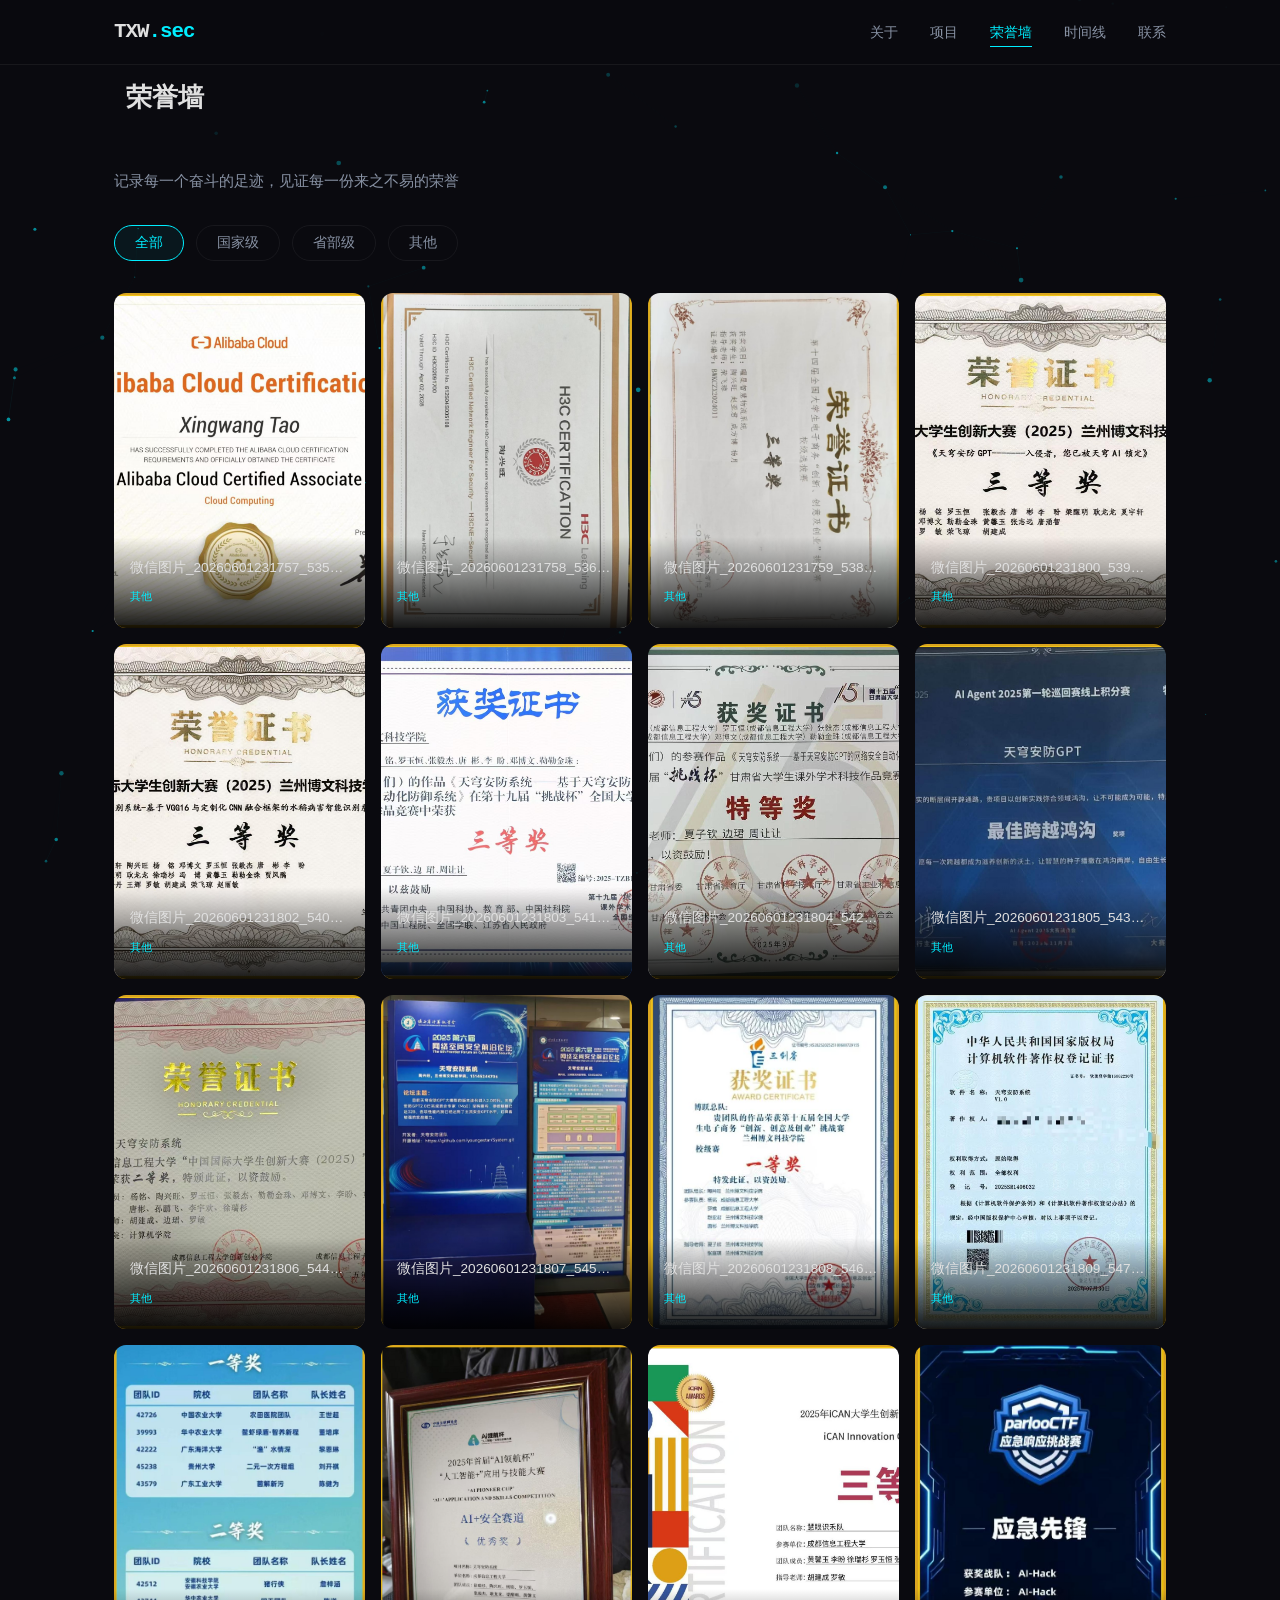
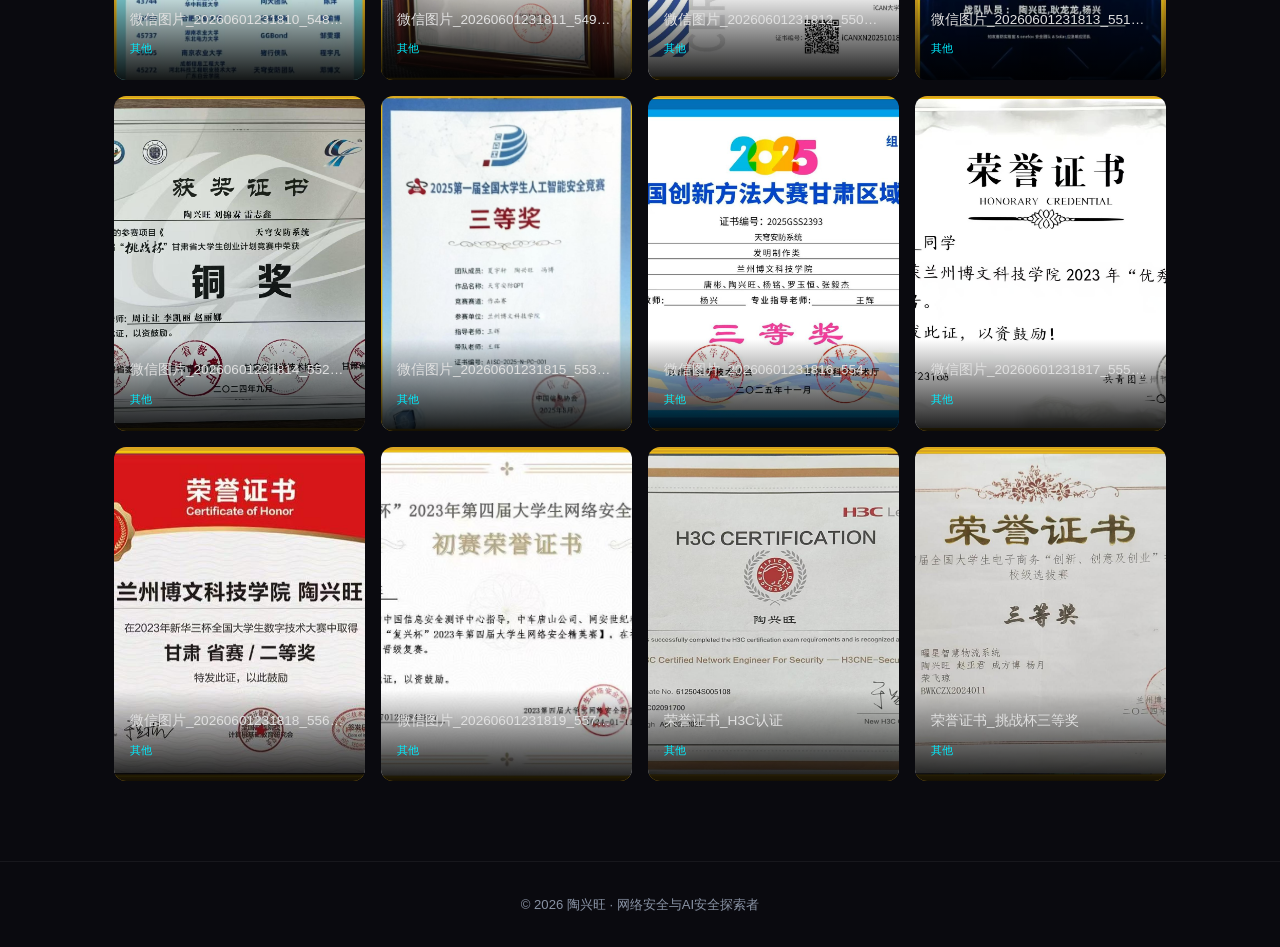
<file: docs/honors.html>
<!DOCTYPE html>
<html lang="zh-CN">
<head>
  <meta charset="UTF-8">
  <meta name="viewport" content="width=device-width, initial-scale=1.0">
  <title>荣誉墙 | 陶兴旺</title>
  <link rel="stylesheet" href="static/css/style.css">
</head>
<body>
  <canvas id="particle-canvas"></canvas>
  <nav class="navbar">
    <div class="nav-container">
      <a href="index.html" class="nav-logo">TXW<span class="accent">.sec</span></a>
      <ul class="nav-links">
        <li><a href="index.html#about">关于</a></li>
        <li><a href="index.html#projects">项目</a></li>
        <li><a href="honors.html" class="active">荣誉墙</a></li>
        <li><a href="timeline.html">时间线</a></li>
        <li><a href="index.html#contact">联系</a></li>
      </ul>
    </div>
  </nav>
  <section id="honors-wall" class="honors-wall section">
    <div class="container">
      <h2 class="section-title"><span class="num"></span> 荣誉墙</h2>
      <p class="section-subtitle">记录每一个奋斗的足迹，见证每一份来之不易的荣誉</p>
      <div class="honors-filter">
        <button class="filter-btn active" data-filter="all">全部</button>
        <button class="filter-btn" data-filter="national">国家级</button>
        <button class="filter-btn" data-filter="provincial">省部级</button>
        <button class="filter-btn" data-filter="other">其他</button>
      </div>
      <div class="honors-grid" id="honors-grid"></div>
    </div>
  </section>
  <footer class="footer">
    <div class="container">
      <p>&copy; 2026 陶兴旺 · 网络安全与AI安全探索者</p>
    </div>
  </footer>
  <script src="static/js/particles.js"></script>
  <script src="static/data.js"></script>
  <script>
  (function(){
    var images = SITE_DATA.honor_images || [];
    var grid = document.getElementById("honors-grid");
    images.forEach(function(img){
      var levelText = img.level === "national" ? "国家级" : img.level === "provincial" ? "省部级" : "其他";
      var card = document.createElement("div");
      card.className = "honor-card";
      card.dataset.level = img.level;
      card.innerHTML = '<div class="honor-image-wrapper"><img src="images/' + img.filename + '" alt="' + img.name + '" class="honor-image"><div class="honor-overlay"><span class="honor-name">' + img.name + '</span><span class="honor-level">' + levelText + '</span></div></div>';
      grid.appendChild(card);
    });
    document.querySelectorAll(".filter-btn").forEach(function(btn){
      btn.addEventListener("click", function(){
        document.querySelectorAll(".filter-btn").forEach(function(b){ b.classList.remove("active"); });
        this.classList.add("active");
        var filter = this.dataset.filter;
        document.querySelectorAll(".honor-card").forEach(function(card){
          card.style.display = (filter === "all" || card.dataset.level === filter) ? "block" : "none";
        });
      });
    });
  })();
  </script>
</body>
</html>
</file>
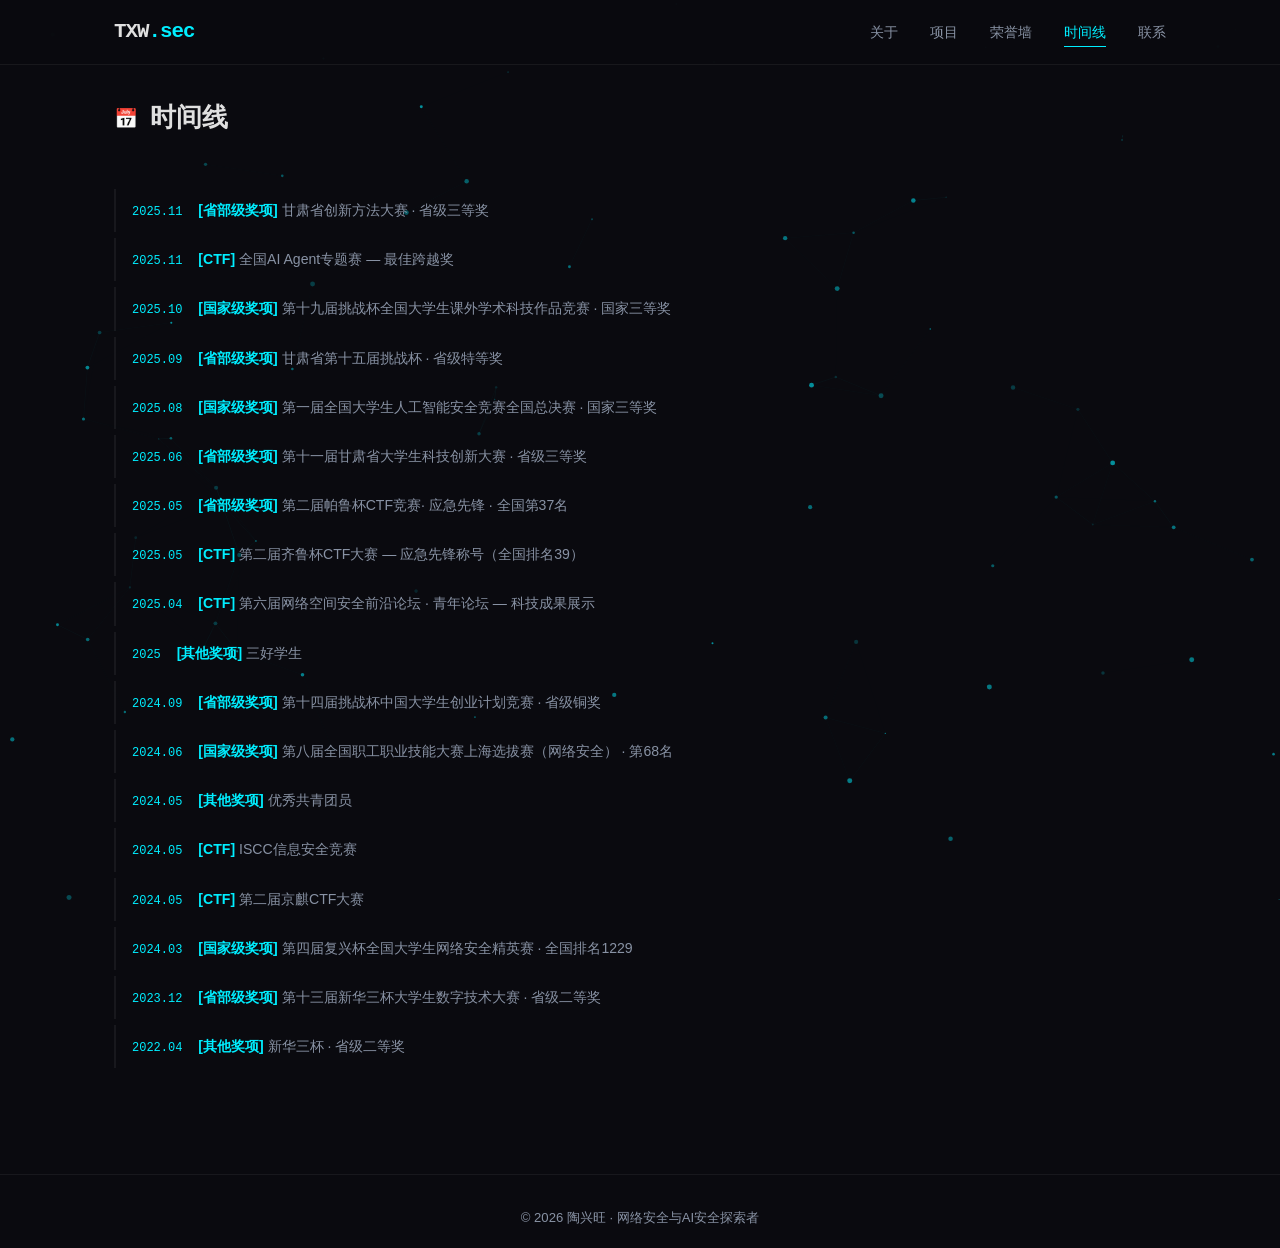
<file: docs/timeline.html>
<!DOCTYPE html>
<html lang="zh-CN">
<head>
  <meta charset="UTF-8">
  <meta name="viewport" content="width=device-width, initial-scale=1.0">
  <title>时间线 | 陶兴旺</title>
  <link rel="stylesheet" href="static/css/style.css">
</head>
<body>
  <canvas id="particle-canvas"></canvas>
  <nav class="navbar">
    <div class="nav-container">
      <a href="index.html" class="nav-logo">TXW<span class="accent">.sec</span></a>
      <ul class="nav-links">
        <li><a href="index.html#about">关于</a></li>
        <li><a href="index.html#projects">项目</a></li>
        <li><a href="honors.html">荣誉墙</a></li>
        <li><a href="timeline.html" class="active">时间线</a></li>
        <li><a href="index.html#contact">联系</a></li>
      </ul>
    </div>
  </nav>
  <section class="section">
    <div class="container">
      <h2 class="section-title"><span class="num">📅</span> 时间线</h2>
      <div id="timeline-content"></div>
    </div>
  </section>
  <footer class="footer">
    <div class="container">
      <p>&copy; 2026 陶兴旺 · 网络安全与AI安全探索者</p>
    </div>
  </footer>
  <script src="static/js/particles.js"></script>
  <script src="static/data.js"></script>
  <script>
  (function(){
    var items = [];
    (SITE_DATA.awards_nat || []).forEach(function(a){ items.push({date:a.date, type:"国家级奖项", text:a.name, grade:a.grade}); });
    (SITE_DATA.awards_prov || []).forEach(function(a){ items.push({date:a.date, type:"省部级奖项", text:a.name, grade:a.grade}); });
    (SITE_DATA.awards_other || []).forEach(function(a){ items.push({date:a.date, type:"其他奖项", text:a.name, grade:a.grade}); });
    (SITE_DATA.ctfs || []).forEach(function(c){ items.push({date:c.date, type:"CTF", text:c.description}); });
    items.sort(function(a,b){ return (b.date||"").localeCompare(a.date||""); });
    var container = document.getElementById("timeline-content");
    items.forEach(function(item){
      var div = document.createElement("div");
      div.className = "ctf-item";
      div.innerHTML = '<span class="ctf-date">' + item.date + '</span> <strong>[' + item.type + ']</strong> ' + item.text + (item.grade ? ' · ' + item.grade : '');
      container.appendChild(div);
    });
  })();
  </script>
</body>
</html>
</file>
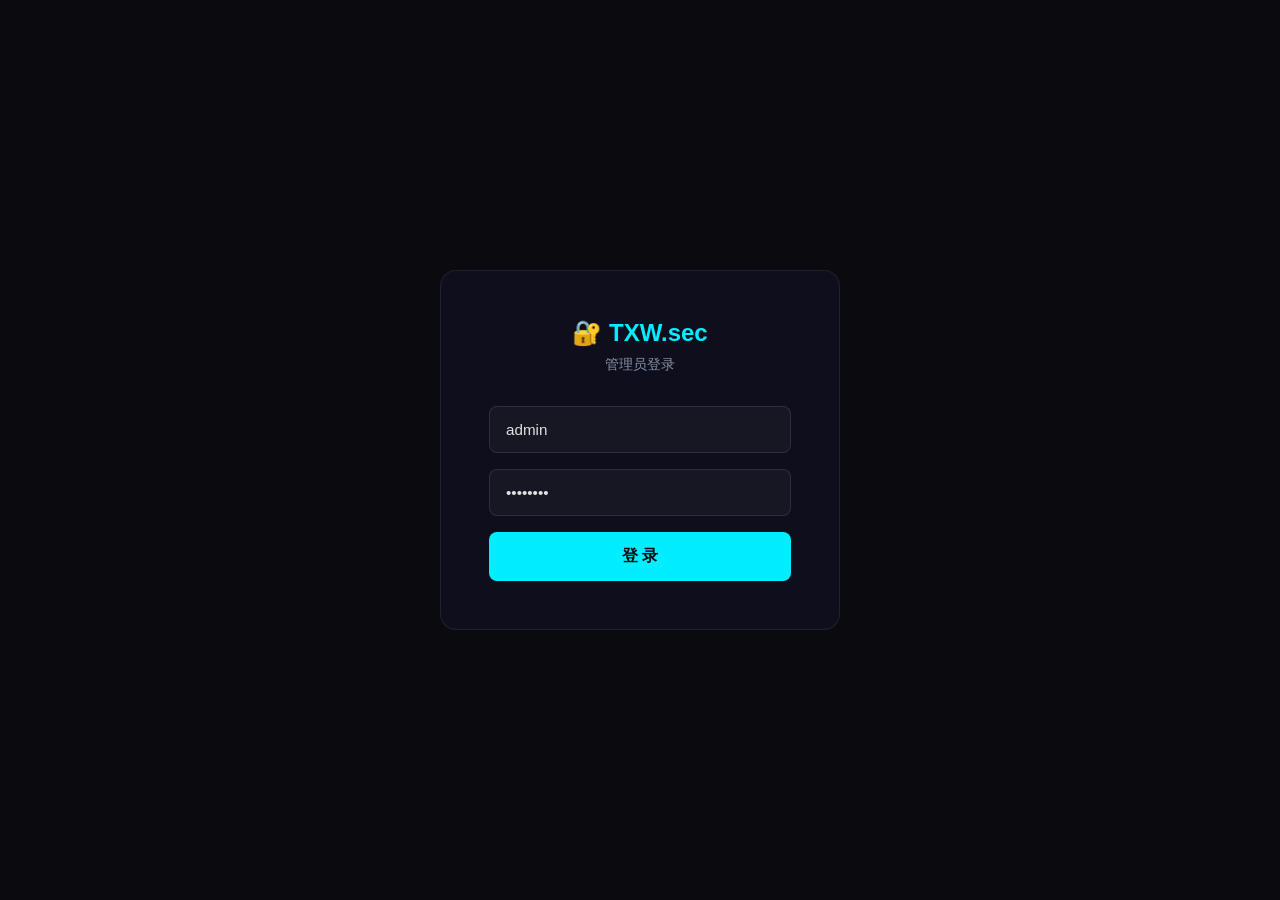
<file: templates/admin_login.html>
﻿<!DOCTYPE html>
<html lang="zh-CN">
<head>
  <meta charset="UTF-8"><meta name="viewport" content="width=device-width,initial-scale=1.0">
  <title>管理员登录 | 陶兴旺</title>
  <style>
    *{box-sizing:border-box;margin:0;padding:0}
    body{font-family:"Noto Sans SC",sans-serif;background:#0a0a0f;color:#e0e0e0;display:flex;align-items:center;justify-content:center;min-height:100vh}
    .login-box{background:rgba(15,15,30,0.9);border:1px solid rgba(255,255,255,0.08);border-radius:16px;padding:48px;width:100%;max-width:400px;text-align:center}
    h1{font-size:1.5rem;margin-bottom:8px;color:#0ef}
    p{color:#8892a4;font-size:0.9rem;margin-bottom:32px}
    input{width:100%;padding:14px 16px;margin-bottom:16px;background:rgba(255,255,255,0.04);border:1px solid rgba(255,255,255,0.1);border-radius:8px;color:#e0e0e0;font-size:0.95rem;outline:none;transition:.3s}
    input:focus{border-color:#0ef;box-shadow:0 0 20px rgba(0,238,255,0.15)}
    button{width:100%;padding:14px;background:#0ef;color:#0a0a0f;border:none;border-radius:8px;font-size:1rem;font-weight:600;cursor:pointer;transition:.3s}
    button:hover{box-shadow:0 0 30px rgba(0,238,255,0.4)}
    .error{color:#ff4757;font-size:0.85rem;margin-top:12px;display:none}
  </style>
</head>
<body>
  <div class="login-box">
    <h1>🔐 TXW.sec</h1>
    <p>管理员登录</p>
    <input type="text" id="username" placeholder="用户名" value="admin">
    <input type="password" id="password" placeholder="密码" value="admin123">
    <button onclick="doLogin()">登 录</button>
    <div class="error" id="error">用户名或密码错误</div>
  </div>
  <script>
    async function doLogin(){
      const u=document.getElementById("username").value;
      const p=document.getElementById("password").value;
      const r=await fetch("/admin/login",{method:"POST",headers:{"Content-Type":"application/json"},body:JSON.stringify({username:u,password:p})});
      if(r.ok){window.location="/admin/dashboard"}else{document.getElementById("error").style.display="block"}
    }
    document.getElementById("password").addEventListener("keydown",e=>{if(e.key==="Enter")doLogin()});
  </script>
</body>
</html>
</file>
<file: css/style.css>
﻿/* === RESET & BASE === */
*,*::before,*::after{box-sizing:border-box;margin:0;padding:0}
:root{
  --bg:#0a0a0f;--bg-card:rgba(15,15,30,0.8);--text:#e0e0e0;--text-dim:#8892a4;
  --accent:#0ef;--accent2:#00d4ff;--accent-glow:rgba(0,238,255,0.3);--gold:#ffd700;
  --green:#00ff88;--red:#ff4757;--border:rgba(255,255,255,0.06);
  --radius:12px;--transition:0.3s cubic-bezier(0.4,0,0.2,1);
  --font-mono:"JetBrains Mono",monospace;--font-sans:"Noto Sans SC",sans-serif;
}
html{scroll-behavior:smooth;scrollbar-width:thin;scrollbar-color:var(--accent) var(--bg)}
body{font-family:var(--font-sans);background:var(--bg);color:var(--text);line-height:1.6;overflow-x:hidden}
a{color:var(--accent);text-decoration:none;transition:var(--transition)}
.container{max-width:1100px;margin:0 auto;padding:0 24px}
.section{padding:100px 0;position:relative}
.section-title{font-family:var(--font-mono);font-size:1.6rem;color:var(--text);margin-bottom:48px;display:flex;align-items:center;gap:12px}
.section-title .num{color:var(--accent);font-size:1.2rem}
.highlight{color:var(--accent);font-weight:500}

/* === NAVBAR === */
.navbar{position:fixed;top:0;width:100%;z-index:1000;backdrop-filter:blur(20px);background:rgba(10,10,15,0.85);border-bottom:1px solid var(--border);transition:var(--transition)}
.navbar.scrolled{background:rgba(10,10,15,0.95);box-shadow:0 4px 30px rgba(0,0,0,0.5)}
.nav-container{max-width:1100px;margin:0 auto;padding:0 24px;display:flex;justify-content:space-between;align-items:center;height:64px}
.nav-logo{font-family:var(--font-mono);font-size:1.3rem;font-weight:700;color:var(--text);letter-spacing:-1px}
.nav-logo .accent{color:var(--accent)}
.nav-links{display:flex;list-style:none;gap:32px}
.nav-links a{color:var(--text-dim);font-size:0.9rem;font-family:var(--font-mono);position:relative;padding:4px 0}
.nav-links a:hover,.nav-links a.active{color:var(--accent)}
.nav-links a::after{content:"";position:absolute;bottom:-2px;left:0;width:0;height:1px;background:var(--accent);transition:var(--transition)}
.nav-links a:hover::after,.nav-links a.active::after{width:100%}
.mobile-toggle{display:none;flex-direction:column;gap:5px;background:none;border:none;cursor:pointer;padding:4px}
.mobile-toggle span{display:block;width:24px;height:2px;background:var(--accent);transition:var(--transition)}

/* === HERO === */
.hero{min-height:100vh;display:flex;align-items:center;justify-content:space-between;max-width:1100px;margin:0 auto;padding:120px 24px 80px;gap:60px}
.hero-content{flex:1;z-index:1}
.hero-badge{display:inline-flex;align-items:center;gap:8px;font-family:var(--font-mono);font-size:0.75rem;color:var(--accent);border:1px solid rgba(0,238,255,0.2);border-radius:20px;padding:6px 16px;margin-bottom:24px;letter-spacing:2px}
.badge-dot{width:6px;height:6px;background:var(--green);border-radius:50%;animation:pulse-dot 2s infinite}
@keyframes pulse-dot{0%,100%{opacity:1}50%{opacity:0.3}}
.hero-name{font-size:clamp(2.2rem,5vw,3.8rem);font-weight:900;line-height:1.15;margin-bottom:16px}
.hero-name .greeting{display:block;font-size:1rem;font-weight:400;color:var(--accent);font-family:var(--font-mono);margin-bottom:8px;text-transform:uppercase;letter-spacing:3px}
.hero-name .name{background:linear-gradient(135deg,var(--text) 0%,var(--accent) 100%);-webkit-background-clip:text;-webkit-text-fill-color:transparent;background-clip:text}
.hero-title{font-family:var(--font-mono);font-size:1.1rem;color:var(--accent);margin-bottom:24px;min-height:28px}
.cursor{animation:blink 1s step-end infinite}
@keyframes blink{0%,100%{opacity:1}50%{opacity:0}}
.hero-desc{color:var(--text-dim);font-size:1.05rem;max-width:500px;margin-bottom:36px;line-height:1.8}
.hero-actions{display:flex;gap:16px;margin-bottom:56px}
.btn{padding:12px 28px;border-radius:8px;font-family:var(--font-mono);font-size:0.9rem;font-weight:500;cursor:pointer;transition:var(--transition);display:inline-flex;align-items:center;gap:8px;border:none}
.btn-primary{background:var(--accent);color:var(--bg)}
.btn-primary:hover{background:var(--accent2);box-shadow:0 0 30px var(--accent-glow);transform:translateY(-2px)}
.btn-outline{border:1px solid var(--accent);color:var(--accent);background:transparent}
.btn-outline:hover{background:rgba(0,238,255,0.08);transform:translateY(-2px)}
.hero-stats{display:flex;gap:40px}
.stat{text-align:center}
.stat-num{display:block;font-family:var(--font-mono);font-size:1.6rem;font-weight:700;color:var(--accent)}
.stat-label{font-size:0.8rem;color:var(--text-dim);margin-top:4px}
.hero-visual{position:relative;flex:0 0 380px;display:none}
@media(min-width:900px){.hero-visual{display:block}}
.glow-orb{position:absolute;border-radius:50%;filter:blur(60px);opacity:0.15;animation:float 8s ease-in-out infinite}
.orb-1{width:300px;height:300px;background:var(--accent);top:-50px;right:-50px;animation-delay:0s}
.orb-2{width:200px;height:200px;background:var(--accent2);bottom:20px;right:80px;animation-delay:-3s}
.orb-3{width:150px;height:150px;background:#6c5ce7;top:150px;left:-30px;animation-delay:-6s}
@keyframes float{0%,100%{transform:translateY(0)}50%{transform:translateY(-30px)}}
.code-snippet{position:relative;z-index:2;background:rgba(15,15,30,0.9);border:1px solid var(--border);border-radius:var(--radius);padding:24px;font-family:var(--font-mono);font-size:0.85rem;line-height:1.8;backdrop-filter:blur(10px)}
.code-snippet .keyword{color:#c792ea}.code-snippet .class-name{color:#ffcb6b}.code-snippet .prop{color:#82aaff}.code-snippet .string{color:#c3e88d}

/* === PARTICLE CANVAS === */
#particle-canvas{position:fixed;top:0;left:0;width:100%;height:100%;z-index:0;pointer-events:none}

/* === ABOUT === */
.about-grid{display:grid;grid-template-columns:1fr 1fr;gap:48px;align-items:start}
.about-text p{color:var(--text-dim);margin-bottom:20px;font-size:0.95rem;line-height:1.8}
.about-links{display:flex;gap:16px;margin-top:24px}
.social-link{width:44px;height:44px;border-radius:50%;border:1px solid var(--border);display:flex;align-items:center;justify-content:center;color:var(--text-dim);transition:var(--transition)}
.social-link:hover{color:var(--accent);border-color:var(--accent);transform:translateY(-3px);box-shadow:0 8px 20px var(--accent-glow)}
.edu-card{background:var(--bg-card);border:1px solid var(--border);border-radius:var(--radius);padding:28px;margin-bottom:20px;backdrop-filter:blur(10px);transition:var(--transition)}
.edu-card:hover{border-color:var(--accent);transform:translateY(-4px);box-shadow:0 12px 40px rgba(0,0,0,0.4)}
.edu-icon{font-size:2rem;margin-bottom:12px}
.edu-card h3{font-size:1.1rem;margin-bottom:16px;color:var(--text)}
.edu-school{font-weight:600;color:var(--accent);margin-bottom:6px}
.edu-major,.edu-year{color:var(--text-dim);font-size:0.9rem;margin-bottom:4px}
.edu-rank{color:var(--gold);font-size:0.85rem;font-weight:600;margin-top:6px}
.edu-desc{color:var(--text-dim);font-size:0.85rem;line-height:1.6;margin-top:8px}
.edu-courses{display:flex;flex-wrap:wrap;gap:6px;margin-top:14px}
.edu-courses span{font-family:var(--font-mono);font-size:0.72rem;color:var(--accent);background:rgba(0,238,255,0.08);padding:3px 10px;border-radius:4px;border:1px solid rgba(0,238,255,0.15)}

/* === SKILLS === */
.skills-grid{display:grid;grid-template-columns:repeat(3,1fr);gap:24px}
.skill-category{background:var(--bg-card);border:1px solid var(--border);border-radius:var(--radius);padding:28px;backdrop-filter:blur(10px);transition:var(--transition)}
.skill-category:hover{border-color:var(--accent)}
.skill-category h3{font-size:1rem;margin-bottom:18px}
.skill-tags{display:flex;flex-wrap:wrap;gap:8px}
.skill-tags span{font-size:0.78rem;color:var(--text-dim);background:rgba(255,255,255,0.04);padding:4px 12px;border-radius:6px;border:1px solid var(--border);transition:var(--transition)}
.skill-tags span:hover{color:var(--accent);border-color:var(--accent);background:rgba(0,238,255,0.06)}

/* === PROJECTS === */
.project-card{background:var(--bg-card);border:1px solid var(--border);border-radius:var(--radius);padding:36px;margin-bottom:28px;position:relative;transition:var(--transition);backdrop-filter:blur(10px)}
.project-card:hover{border-color:var(--accent);transform:translateY(-4px);box-shadow:0 16px 48px rgba(0,0,0,0.4)}
.project-card.featured{border-color:rgba(0,238,255,0.3);background:linear-gradient(135deg,rgba(0,238,255,0.03),rgba(108,92,231,0.03))}
.project-header{display:flex;align-items:center;gap:12px;margin-bottom:14px}
.project-tag{font-size:0.7rem;font-family:var(--font-mono);padding:3px 10px;border-radius:4px}
.tag-featured{background:rgba(255,215,0,0.12);color:var(--gold);border:1px solid rgba(255,215,0,0.25)}
.tag-award{background:rgba(0,255,136,0.1);color:var(--green);border:1px solid rgba(0,255,136,0.2)}
.project-version{font-family:var(--font-mono);font-size:0.7rem;color:var(--accent);background:rgba(0,238,255,0.1);padding:3px 8px;border-radius:4px}
.project-name{font-size:1.5rem;font-weight:700;margin-bottom:6px;color:var(--text)}
.project-role{font-family:var(--font-mono);font-size:0.8rem;color:var(--accent);margin-bottom:14px}
.project-desc{color:var(--text-dim);font-size:0.9rem;line-height:1.7;margin-bottom:18px}
.project-tech{display:flex;flex-wrap:wrap;gap:8px;margin-bottom:18px}
.project-tech span{font-family:var(--font-mono);font-size:0.7rem;color:var(--accent2);background:rgba(0,212,255,0.08);padding:3px 10px;border-radius:4px;border:1px solid rgba(0,212,255,0.15)}
.project-metrics{display:flex;gap:36px;margin-bottom:18px}
.metric{text-align:center}
.metric-val{display:block;font-family:var(--font-mono);font-size:1.3rem;font-weight:700;color:var(--accent)}
.metric span:last-child{font-size:0.75rem;color:var(--text-dim)}
.project-link{display:inline-flex;align-items:center;gap:8px;font-family:var(--font-mono);font-size:0.85rem;color:var(--accent);transition:var(--transition)}
.project-link:hover{color:var(--text);gap:12px}

/* === AWARDS === */
.awards-grid{display:grid;grid-template-columns:1fr 1fr;gap:32px;margin-bottom:48px}
.award-level-title{font-size:1.1rem;font-weight:700;margin-bottom:18px}
.award-list{list-style:none}
.award-list li{padding:12px 16px;margin-bottom:8px;background:var(--bg-card);border:1px solid var(--border);border-radius:8px;display:flex;align-items:center;gap:12px;transition:var(--transition);font-size:0.88rem}
.award-list li:hover{border-color:var(--accent);background:rgba(0,238,255,0.03)}
.award-year{font-family:var(--font-mono);font-size:0.75rem;color:var(--accent);min-width:60px}
.award-name{flex:1;color:var(--text)}
.award-grade{font-size:0.75rem;font-family:var(--font-mono);padding:2px 8px;border-radius:4px;font-weight:600}
.grade-national{background:rgba(255,215,0,0.12);color:var(--gold)}
.grade-provincial{background:rgba(0,212,255,0.1);color:var(--accent2)}
.certs-grid{display:grid;grid-template-columns:repeat(auto-fit,minmax(180px,1fr));gap:16px;margin-bottom:48px}
.cert-card{background:var(--bg-card);border:1px solid var(--border);border-radius:var(--radius);padding:24px;text-align:center;transition:var(--transition)}
.cert-card:hover{border-color:var(--accent);transform:translateY(-3px)}
.cert-icon{font-size:2rem;margin-bottom:10px}
.cert-card h4{font-size:0.95rem;margin-bottom:6px}
.cert-card p{font-size:0.78rem;color:var(--text-dim)}
.ctf-timeline,.honors-extra{margin-bottom:40px}
.ctf-item{padding:10px 16px;margin-bottom:6px;border-left:2px solid var(--border);font-size:0.88rem;color:var(--text-dim);transition:var(--transition)}
.ctf-item:hover{border-left-color:var(--accent);color:var(--text)}
.ctf-date{font-family:var(--font-mono);font-size:0.75rem;color:var(--accent);margin-right:12px}
.ctf-item strong{color:var(--accent)}

/* === CONTACT === */
.contact-intro{text-align:center;color:var(--text-dim);font-size:1rem;margin-bottom:40px}
.contact-cards{display:grid;grid-template-columns:repeat(4,1fr);gap:20px;margin-bottom:36px}
.contact-card{background:var(--bg-card);border:1px solid var(--border);border-radius:var(--radius);padding:28px;text-align:center;transition:var(--transition);display:block}
a.contact-card:hover{border-color:var(--accent);transform:translateY(-4px);box-shadow:0 12px 36px rgba(0,0,0,0.4)}
.contact-icon{font-size:2rem;margin-bottom:10px}
.contact-card h4{font-size:0.9rem;margin-bottom:8px}
.contact-card p{font-size:0.8rem;color:var(--text-dim);font-family:var(--font-mono);word-break:break-all}
.contact-location{display:flex;align-items:center;justify-content:center;gap:8px;color:var(--text-dim);font-size:0.9rem}

/* === FOOTER === */
.footer{padding:32px 0;text-align:center;border-top:1px solid var(--border)}
.footer p{color:var(--text-dim);font-size:0.82rem}
.footer-tagline{font-family:var(--font-mono);color:var(--accent);margin-top:4px;font-size:0.75rem;letter-spacing:2px}

/* === ANIMATIONS === */
@keyframes fadeInUp{from{opacity:0;transform:translateY(30px)}to{opacity:1;transform:translateY(0)}}
.reveal{animation:fadeInUp 0.6s ease forwards}

/* === RESPONSIVE === */
@media(max-width:768px){
  .hero{flex-direction:column;padding:100px 24px 60px;text-align:center}
  .hero-stats{justify-content:center}
  .hero-actions{justify-content:center}
  .hero-visual{display:none}
  .about-grid{grid-template-columns:1fr}
  .skills-grid{grid-template-columns:1fr}
  .awards-grid{grid-template-columns:1fr}
  .contact-cards{grid-template-columns:1fr 1fr}
  .nav-links{position:fixed;top:64px;left:0;width:100%;background:rgba(10,10,15,0.98);flex-direction:column;align-items:center;padding:24px 0;gap:20px;transform:translateY(-120%);transition:var(--transition);backdrop-filter:blur(20px)}
  .nav-links.open{transform:translateY(0)}
  .mobile-toggle{display:flex}
  .section{padding:64px 0}
  .section-title{font-size:1.3rem}
  .project-card{padding:24px}
  .project-metrics{flex-wrap:wrap;gap:20px}
}
@media(max-width:480px){
  .contact-cards{grid-template-columns:1fr}
  .hero-stats{gap:20px}
}
</file>
<file: docs/static/css/style.css>
/* === RESET & BASE === */
*,*::before,*::after{box-sizing:border-box;margin:0;padding:0}
:root{
  --bg:#0a0a0f;--bg-card:rgba(15,15,30,0.8);--text:#e0e0e0;--text-dim:#8892a4;
  --accent:#0ef;--accent2:#00d4ff;--accent-glow:rgba(0,238,255,0.3);--gold:#ffd700;
  --green:#00ff88;--red:#ff4757;--border:rgba(255,255,255,0.06);
  --radius:12px;--transition:0.3s cubic-bezier(0.4,0,0.2,1);
  --font-mono:"JetBrains Mono",monospace;--font-sans:"Noto Sans SC",sans-serif;
}
html{scroll-behavior:smooth;scrollbar-width:thin;scrollbar-color:var(--accent) var(--bg)}
body{font-family:var(--font-sans);background:var(--bg);color:var(--text);line-height:1.6;overflow-x:hidden}
a{color:var(--accent);text-decoration:none;transition:var(--transition)}
.container{max-width:1100px;margin:0 auto;padding:0 24px}
.section{padding:100px 0;position:relative}
.section-title{font-family:var(--font-mono);font-size:1.6rem;color:var(--text);margin-bottom:48px;display:flex;align-items:center;gap:12px}
.section-title .num{color:var(--accent);font-size:1.2rem}
.highlight{color:var(--accent);font-weight:500}

/* === NAVBAR === */
.navbar{position:fixed;top:0;width:100%;z-index:1000;backdrop-filter:blur(20px);background:rgba(10,10,15,0.85);border-bottom:1px solid var(--border);transition:var(--transition)}
.navbar.scrolled{background:rgba(10,10,15,0.95);box-shadow:0 4px 30px rgba(0,0,0,0.5)}
.nav-container{max-width:1100px;margin:0 auto;padding:0 24px;display:flex;justify-content:space-between;align-items:center;height:64px}
.nav-logo{font-family:var(--font-mono);font-size:1.3rem;font-weight:700;color:var(--text);letter-spacing:-1px}
.nav-logo .accent{color:var(--accent)}
.nav-links{display:flex;list-style:none;gap:32px}
.nav-links a{color:var(--text-dim);font-size:0.9rem;font-family:var(--font-mono);position:relative;padding:4px 0}
.nav-links a:hover,.nav-links a.active{color:var(--accent)}
.nav-links a::after{content:"";position:absolute;bottom:-2px;left:0;width:0;height:1px;background:var(--accent);transition:var(--transition)}
.nav-links a:hover::after,.nav-links a.active::after{width:100%}
.mobile-toggle{display:none;flex-direction:column;gap:5px;background:none;border:none;cursor:pointer;padding:4px}
.mobile-toggle span{display:block;width:24px;height:2px;background:var(--accent);transition:var(--transition)}

/* === HERO === */
.hero{min-height:100vh;display:flex;align-items:center;justify-content:space-between;max-width:1100px;margin:0 auto;padding:120px 24px 80px;gap:60px}
.hero-content{flex:1;z-index:1}
.hero-badge{display:inline-flex;align-items:center;gap:8px;font-family:var(--font-mono);font-size:0.75rem;color:var(--accent);border:1px solid rgba(0,238,255,0.2);border-radius:20px;padding:6px 16px;margin-bottom:24px;letter-spacing:2px}
.badge-dot{width:6px;height:6px;background:var(--green);border-radius:50%;animation:pulse-dot 2s infinite}
@keyframes pulse-dot{0%,100%{opacity:1}50%{opacity:0.3}}
.hero-name{font-size:clamp(2.2rem,5vw,3.8rem);font-weight:900;line-height:1.15;margin-bottom:16px}
.hero-name .greeting{display:block;font-size:1rem;font-weight:400;color:var(--accent);font-family:var(--font-mono);margin-bottom:8px;text-transform:uppercase;letter-spacing:3px}
.hero-name .name{background:linear-gradient(135deg,var(--text) 0%,var(--accent) 100%);-webkit-background-clip:text;-webkit-text-fill-color:transparent;background-clip:text}
.hero-title{font-family:var(--font-mono);font-size:1.1rem;color:var(--accent);margin-bottom:24px;min-height:28px}
.cursor{animation:blink 1s step-end infinite}
@keyframes blink{0%,100%{opacity:1}50%{opacity:0}}
.hero-desc{color:var(--text-dim);font-size:1.05rem;max-width:500px;margin-bottom:36px;line-height:1.8}
.hero-actions{display:flex;gap:16px;margin-bottom:56px}
.btn{padding:12px 28px;border-radius:8px;font-family:var(--font-mono);font-size:0.9rem;font-weight:500;cursor:pointer;transition:var(--transition);display:inline-flex;align-items:center;gap:8px;border:none}
.btn-primary{background:var(--accent);color:var(--bg)}
.btn-primary:hover{background:var(--accent2);box-shadow:0 0 30px var(--accent-glow);transform:translateY(-2px)}
.btn-outline{border:1px solid var(--accent);color:var(--accent);background:transparent}
.btn-outline:hover{background:rgba(0,238,255,0.08);transform:translateY(-2px)}
.hero-stats{display:flex;gap:40px}
.stat{text-align:center}
.stat-num{display:block;font-family:var(--font-mono);font-size:1.6rem;font-weight:700;color:var(--accent)}
.stat-label{font-size:0.8rem;color:var(--text-dim);margin-top:4px}
.hero-visual{position:relative;flex:0 0 380px;display:none}
@media(min-width:900px){.hero-visual{display:block}}
.glow-orb{position:absolute;border-radius:50%;filter:blur(60px);opacity:0.15;animation:float 8s ease-in-out infinite}
.orb-1{width:300px;height:300px;background:var(--accent);top:-50px;right:-50px;animation-delay:0s}
.orb-2{width:200px;height:200px;background:var(--accent2);bottom:20px;right:80px;animation-delay:-3s}
.orb-3{width:150px;height:150px;background:#6c5ce7;top:150px;left:-30px;animation-delay:-6s}
@keyframes float{0%,100%{transform:translateY(0)}50%{transform:translateY(-30px)}}
.code-snippet{position:relative;z-index:2;background:rgba(15,15,30,0.9);border:1px solid var(--border);border-radius:var(--radius);padding:24px;font-family:var(--font-mono);font-size:0.85rem;line-height:1.8;backdrop-filter:blur(10px)}
.code-snippet .keyword{color:#c792ea}.code-snippet .class-name{color:#ffcb6b}.code-snippet .prop{color:#82aaff}.code-snippet .string{color:#c3e88d}

/* === PARTICLE CANVAS === */
#particle-canvas{position:fixed;top:0;left:0;width:100%;height:100%;z-index:0;pointer-events:none}

/* === ABOUT === */
.about-grid{display:grid;grid-template-columns:1fr 1fr;gap:48px;align-items:start}
.about-text p{color:var(--text-dim);margin-bottom:20px;font-size:0.95rem;line-height:1.8}
.about-links{display:flex;gap:16px;margin-top:24px}
.social-link{width:44px;height:44px;border-radius:50%;border:1px solid var(--border);display:flex;align-items:center;justify-content:center;color:var(--text-dim);transition:var(--transition)}
.social-link:hover{color:var(--accent);border-color:var(--accent);transform:translateY(-3px);box-shadow:0 8px 20px var(--accent-glow)}
.edu-card{background:var(--bg-card);border:1px solid var(--border);border-radius:var(--radius);padding:28px;margin-bottom:20px;backdrop-filter:blur(10px);transition:var(--transition)}
.edu-card:hover{border-color:var(--accent);transform:translateY(-4px);box-shadow:0 12px 40px rgba(0,0,0,0.4)}
.edu-icon{font-size:2rem;margin-bottom:12px}
.edu-card h3{font-size:1.1rem;margin-bottom:16px;color:var(--text)}
.edu-school{font-weight:600;color:var(--accent);margin-bottom:6px}
.edu-major,.edu-year{color:var(--text-dim);font-size:0.9rem;margin-bottom:4px}
.edu-rank{color:var(--gold);font-size:0.85rem;font-weight:600;margin-top:6px}
.edu-desc{color:var(--text-dim);font-size:0.85rem;line-height:1.6;margin-top:8px}
.edu-courses{display:flex;flex-wrap:wrap;gap:6px;margin-top:14px}
.edu-courses span{font-family:var(--font-mono);font-size:0.72rem;color:var(--accent);background:rgba(0,238,255,0.08);padding:3px 10px;border-radius:4px;border:1px solid rgba(0,238,255,0.15)}

/* === SKILLS === */
.skills-grid{display:grid;grid-template-columns:repeat(3,1fr);gap:24px}
.skill-category{background:var(--bg-card);border:1px solid var(--border);border-radius:var(--radius);padding:28px;backdrop-filter:blur(10px);transition:var(--transition)}
.skill-category:hover{border-color:var(--accent)}
.skill-category h3{font-size:1rem;margin-bottom:18px}
.skill-tags{display:flex;flex-wrap:wrap;gap:8px}
.skill-tags span{font-size:0.78rem;color:var(--text-dim);background:rgba(255,255,255,0.04);padding:4px 12px;border-radius:6px;border:1px solid var(--border);transition:var(--transition)}
.skill-tags span:hover{color:var(--accent);border-color:var(--accent);background:rgba(0,238,255,0.06)}

/* === PROJECTS === */
.project-card{background:var(--bg-card);border:1px solid var(--border);border-radius:var(--radius);padding:36px;margin-bottom:28px;position:relative;transition:var(--transition);backdrop-filter:blur(10px)}
.project-card:hover{border-color:var(--accent);transform:translateY(-4px);box-shadow:0 16px 48px rgba(0,0,0,0.4)}
.project-card.featured{border-color:rgba(0,238,255,0.3);background:linear-gradient(135deg,rgba(0,238,255,0.03),rgba(108,92,231,0.03))}
.project-header{display:flex;align-items:center;gap:12px;margin-bottom:14px}
.project-tag{font-size:0.7rem;font-family:var(--font-mono);padding:3px 10px;border-radius:4px}
.tag-featured{background:rgba(255,215,0,0.12);color:var(--gold);border:1px solid rgba(255,215,0,0.25)}
.tag-award{background:rgba(0,255,136,0.1);color:var(--green);border:1px solid rgba(0,255,136,0.2)}
.project-version{font-family:var(--font-mono);font-size:0.7rem;color:var(--accent);background:rgba(0,238,255,0.1);padding:3px 8px;border-radius:4px}
.project-name{font-size:1.5rem;font-weight:700;margin-bottom:6px;color:var(--text)}
.project-role{font-family:var(--font-mono);font-size:0.8rem;color:var(--accent);margin-bottom:14px}
.project-desc{color:var(--text-dim);font-size:0.9rem;line-height:1.7;margin-bottom:18px}
.project-tech{display:flex;flex-wrap:wrap;gap:8px;margin-bottom:18px}
.project-tech span{font-family:var(--font-mono);font-size:0.7rem;color:var(--accent2);background:rgba(0,212,255,0.08);padding:3px 10px;border-radius:4px;border:1px solid rgba(0,212,255,0.15)}
.project-metrics{display:flex;gap:36px;margin-bottom:18px}
.metric{text-align:center}
.metric-val{display:block;font-family:var(--font-mono);font-size:1.3rem;font-weight:700;color:var(--accent)}
.metric span:last-child{font-size:0.75rem;color:var(--text-dim)}
.project-link{display:inline-flex;align-items:center;gap:8px;font-family:var(--font-mono);font-size:0.85rem;color:var(--accent);transition:var(--transition)}
.project-link:hover{color:var(--text);gap:12px}

/* === AWARDS === */
.awards-grid{display:grid;grid-template-columns:1fr 1fr;gap:32px;margin-bottom:48px}
.award-level-title{font-size:1.1rem;font-weight:700;margin-bottom:18px}
.award-list{list-style:none}
.award-list li{padding:12px 16px;margin-bottom:8px;background:var(--bg-card);border:1px solid var(--border);border-radius:8px;display:flex;align-items:center;gap:12px;transition:var(--transition);font-size:0.88rem}
.award-list li:hover{border-color:var(--accent);background:rgba(0,238,255,0.03)}
.award-year{font-family:var(--font-mono);font-size:0.75rem;color:var(--accent);min-width:60px}
.award-name{flex:1;color:var(--text)}
.award-grade{font-size:0.75rem;font-family:var(--font-mono);padding:2px 8px;border-radius:4px;font-weight:600}
.grade-national{background:rgba(255,215,0,0.12);color:var(--gold)}
.grade-provincial{background:rgba(0,212,255,0.1);color:var(--accent2)}
.certs-grid{display:grid;grid-template-columns:repeat(auto-fit,minmax(180px,1fr));gap:16px;margin-bottom:48px}
.cert-card{background:var(--bg-card);border:1px solid var(--border);border-radius:var(--radius);padding:24px;text-align:center;transition:var(--transition)}
.cert-card:hover{border-color:var(--accent);transform:translateY(-3px)}
.cert-icon{font-size:2rem;margin-bottom:10px}
.cert-card h4{font-size:0.95rem;margin-bottom:6px}
.cert-card p{font-size:0.78rem;color:var(--text-dim)}
.ctf-timeline,.honors-extra{margin-bottom:40px}
.ctf-item{padding:10px 16px;margin-bottom:6px;border-left:2px solid var(--border);font-size:0.88rem;color:var(--text-dim);transition:var(--transition)}
.ctf-item:hover{border-left-color:var(--accent);color:var(--text)}
.ctf-date{font-family:var(--font-mono);font-size:0.75rem;color:var(--accent);margin-right:12px}
.ctf-item strong{color:var(--accent)}

/* === CONTACT === */
.contact-intro{text-align:center;color:var(--text-dim);font-size:1rem;margin-bottom:40px}
.contact-cards{display:grid;grid-template-columns:repeat(4,1fr);gap:20px;margin-bottom:36px}
.contact-card{background:var(--bg-card);border:1px solid var(--border);border-radius:var(--radius);padding:28px;text-align:center;transition:var(--transition);display:block}
a.contact-card:hover{border-color:var(--accent);transform:translateY(-4px);box-shadow:0 12px 36px rgba(0,0,0,0.4)}
.contact-icon{font-size:2rem;margin-bottom:10px}
.contact-card h4{font-size:0.9rem;margin-bottom:8px}
.contact-card p{font-size:0.8rem;color:var(--text-dim);font-family:var(--font-mono);word-break:break-all}
.contact-location{display:flex;align-items:center;justify-content:center;gap:8px;color:var(--text-dim);font-size:0.9rem}

/* === FOOTER === */
.footer{padding:32px 0;text-align:center;border-top:1px solid var(--border)}
.footer p{color:var(--text-dim);font-size:0.82rem}
.footer-tagline{font-family:var(--font-mono);color:var(--accent);margin-top:4px;font-size:0.75rem;letter-spacing:2px}

/* === ANIMATIONS === */
@keyframes fadeInUp{from{opacity:0;transform:translateY(30px)}to{opacity:1;transform:translateY(0)}}
.reveal{animation:fadeInUp 0.6s ease forwards}

/* === RESPONSIVE === */
@media(max-width:768px){
  .hero{flex-direction:column;padding:100px 24px 60px;text-align:center}
  .hero-stats{justify-content:center}
  .hero-actions{justify-content:center}
  .hero-visual{display:none}
  .about-grid{grid-template-columns:1fr}
  .skills-grid{grid-template-columns:1fr}
  .awards-grid{grid-template-columns:1fr}
  .contact-cards{grid-template-columns:1fr 1fr}
  .nav-links{position:fixed;top:64px;left:0;width:100%;background:rgba(10,10,15,0.98);flex-direction:column;align-items:center;padding:24px 0;gap:20px;transform:translateY(-120%);transition:var(--transition);backdrop-filter:blur(20px)}
  .nav-links.open{transform:translateY(0)}
  .mobile-toggle{display:flex}
  .section{padding:64px 0}
  .section-title{font-size:1.3rem}
  .project-card{padding:24px}
  .project-metrics{flex-wrap:wrap;gap:20px}
}
@media(max-width:480px){
  .contact-cards{grid-template-columns:1fr}
  .hero-stats{gap:20px}
}

/* === HONOR WALL CAROUSEL === */
.honor-wall-carousel{padding:60px 0}
.section-header{display:flex;justify-content:space-between;align-items:center;margin-bottom:32px}
.view-all-link{font-family:var(--font-mono);font-size:0.85rem;color:var(--accent);display:flex;align-items:center;gap:6px}
.view-all-link:hover{gap:10px}
.carousel-container{position:relative;overflow:hidden;border-radius:var(--radius);background:var(--bg-card);border:1px solid var(--border);padding:24px}
.carousel-track{display:flex;transition:transform 0.5s ease}
.carousel-slide{display:flex;gap:16px;min-width:100%}
.carousel-card{flex:1;position:relative;border-radius:8px;overflow:hidden;aspect-ratio:3/4;transition:var(--transition)}
.carousel-card:hover{transform:scale(1.05);z-index:10}
.carousel-image{width:100%;height:100%;object-fit:cover}
.carousel-overlay{position:absolute;bottom:0;left:0;right:0;background:linear-gradient(to top,rgba(0,0,0,0.9),transparent);padding:16px 12px}
.carousel-name{font-size:0.75rem;color:var(--text);font-weight:500;display:block;white-space:nowrap;overflow:hidden;text-overflow:ellipsis}
.carousel-btn{position:absolute;top:50%;transform:translateY(-50%);width:44px;height:44px;border-radius:50%;border:1px solid var(--border);background:rgba(10,10,15,0.8);color:var(--text);cursor:pointer;display:flex;align-items:center;justify-content:center;transition:var(--transition);backdrop-filter:blur(10px)}
.carousel-btn:hover{border-color:var(--accent);color:var(--accent);box-shadow:0 0 20px var(--accent-glow)}
.carousel-prev{left:16px}
.carousel-next{right:16px}
.carousel-indicators{display:flex;justify-content:center;gap:8px;margin-top:24px}
.indicator{width:10px;height:10px;border-radius:50%;border:1px solid var(--border);background:transparent;cursor:pointer;transition:var(--transition)}
.indicator.active,.indicator:hover{background:var(--accent);border-color:var(--accent)}

/* === HONORS PAGE === */
.honors-wall{padding:80px 0}
.section-subtitle{color:var(--text-dim);font-size:0.95rem;margin-bottom:32px}
.honors-filter{display:flex;gap:12px;margin-bottom:32px;flex-wrap:wrap}
.filter-btn{padding:8px 20px;border-radius:20px;border:1px solid var(--border);background:transparent;color:var(--text-dim);font-size:0.85rem;cursor:pointer;transition:var(--transition)}
.filter-btn.active,.filter-btn:hover{border-color:var(--accent);color:var(--accent);background:rgba(0,238,255,0.06)}
.honors-grid{display:grid;grid-template-columns:repeat(auto-fill,minmax(200px,1fr));gap:16px}
.honor-card{border-radius:var(--radius);overflow:hidden;aspect-ratio:3/4;transition:var(--transition)}
.honor-card:hover{transform:translateY(-8px);box-shadow:0 16px 40px rgba(0,0,0,0.4)}
.honor-image-wrapper{position:relative;width:100%;height:100%}
.honor-image{width:100%;height:100%;object-fit:cover}
.honor-overlay{position:absolute;bottom:0;left:0;right:0;background:linear-gradient(to top,rgba(0,0,0,0.9),transparent);padding:20px 16px}
.honor-name{display:block;font-size:0.85rem;color:var(--text);font-weight:500;margin-bottom:4px;white-space:nowrap;overflow:hidden;text-overflow:ellipsis}
.honor-level{font-size:0.7rem;color:var(--accent);font-family:var(--font-mono)}
.empty-state{text-align:center;padding:60px 0;color:var(--text-dim)}
.empty-state svg{margin-bottom:16px;opacity:0.3}
.empty-hint{font-size:0.8rem;margin-top:8px;color:var(--text-dim)}

@media(max-width:768px){
  .carousel-slide{gap:12px}
  .carousel-card{aspect-ratio:1}
  .honors-grid{grid-template-columns:repeat(auto-fill,minmax(150px,1fr))}
  .honor-card{aspect-ratio:1}
}
</file>
